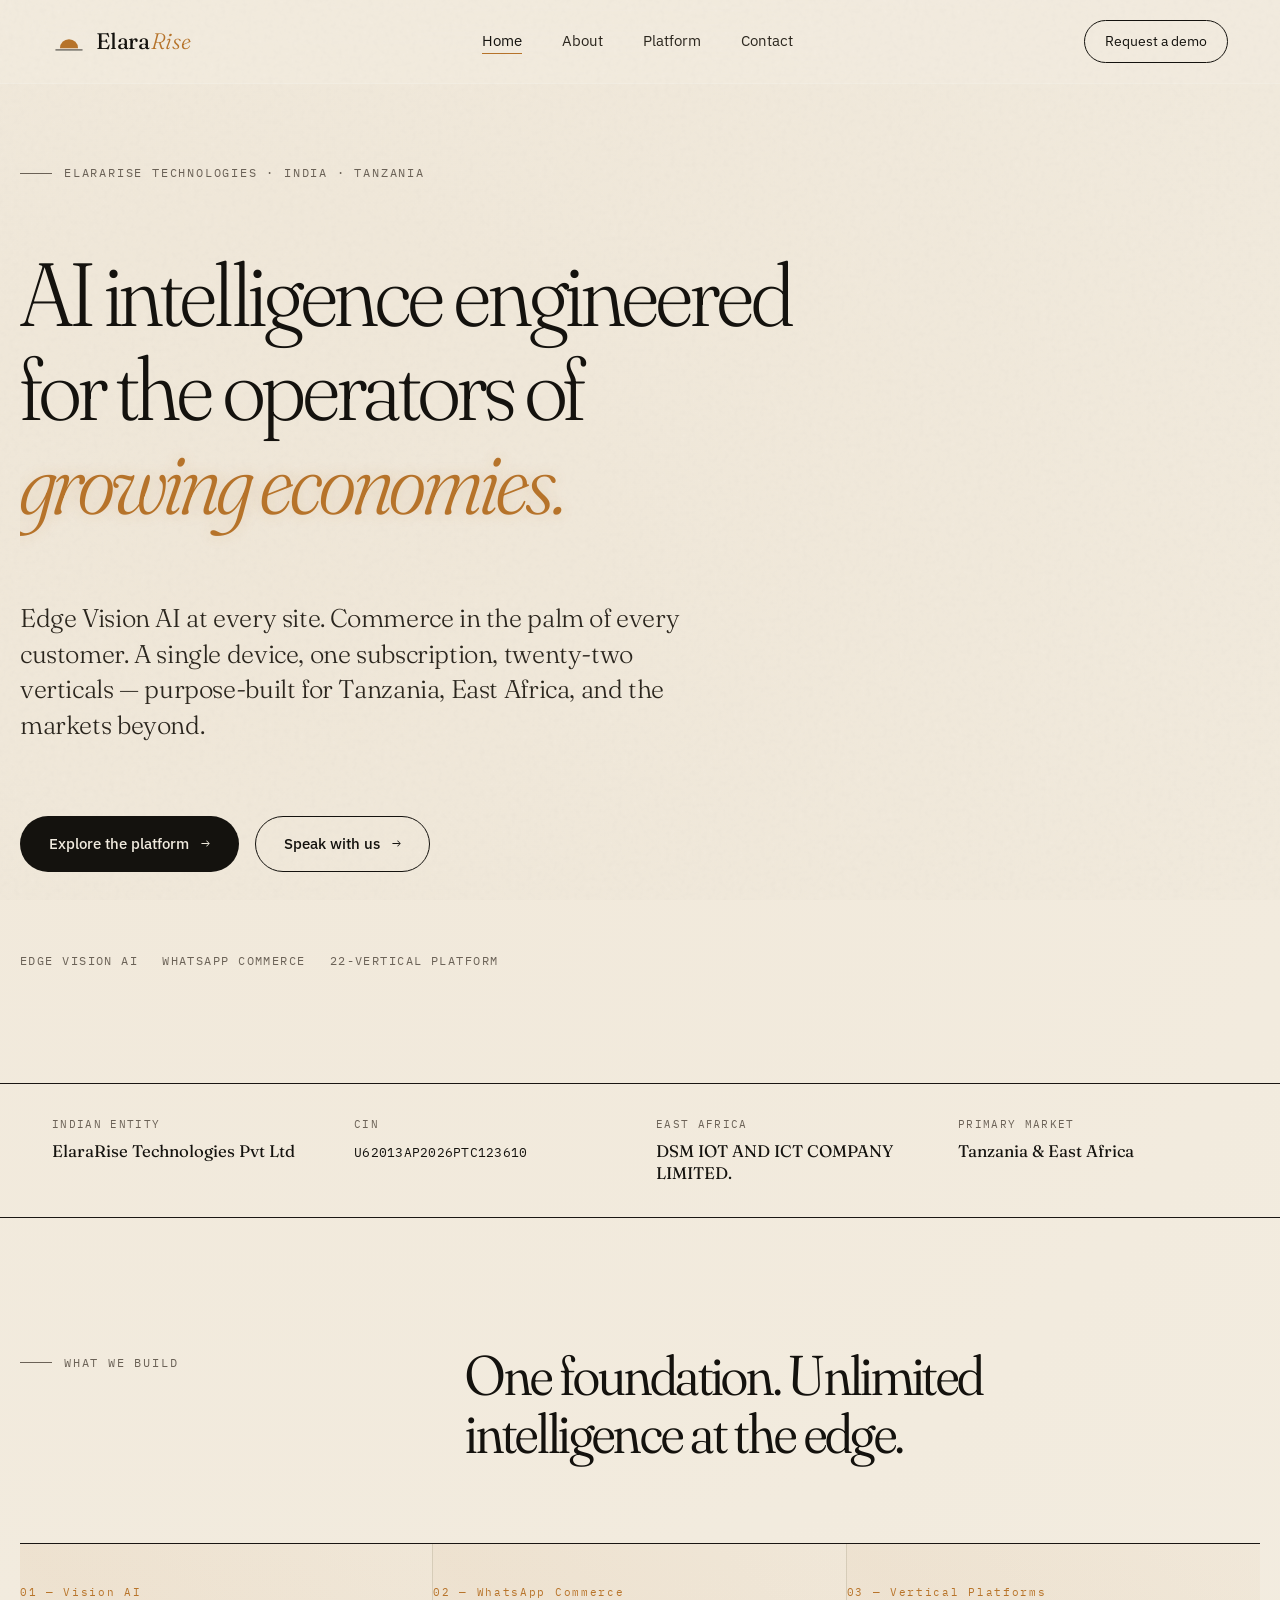
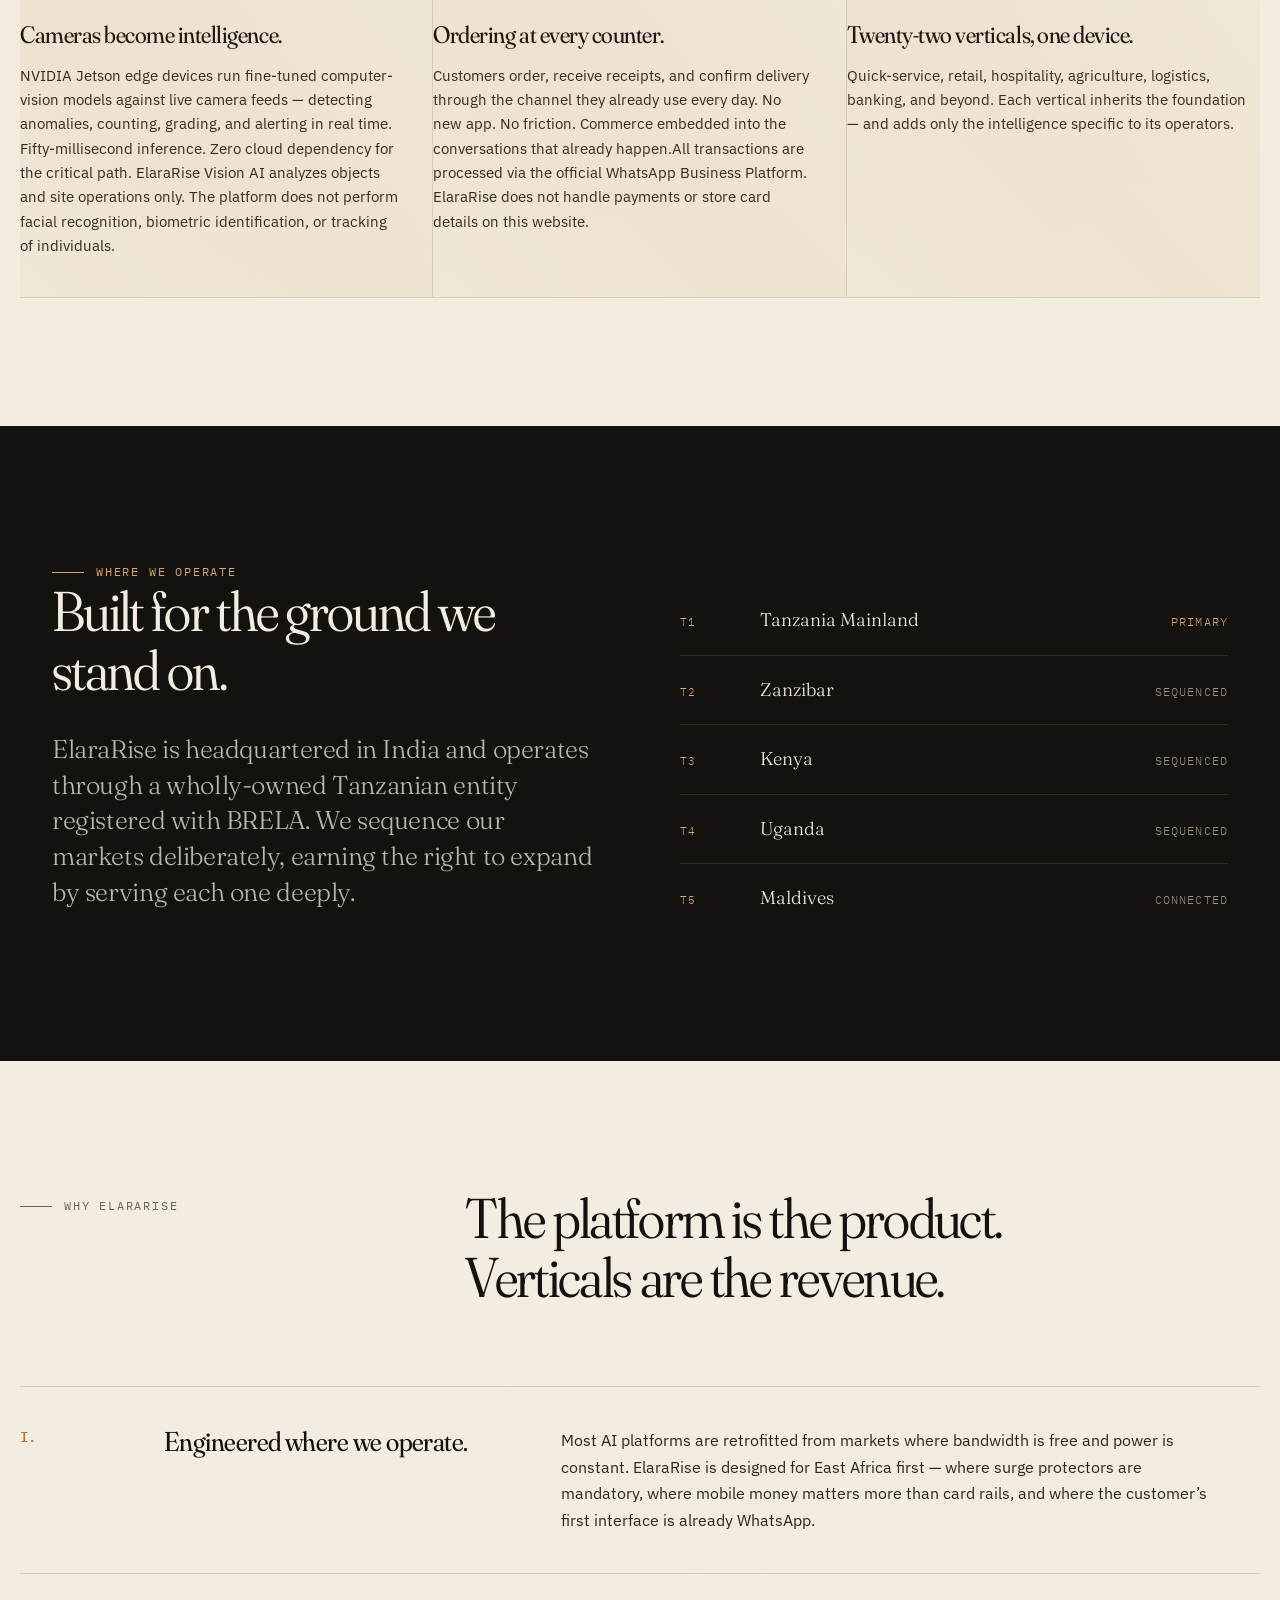
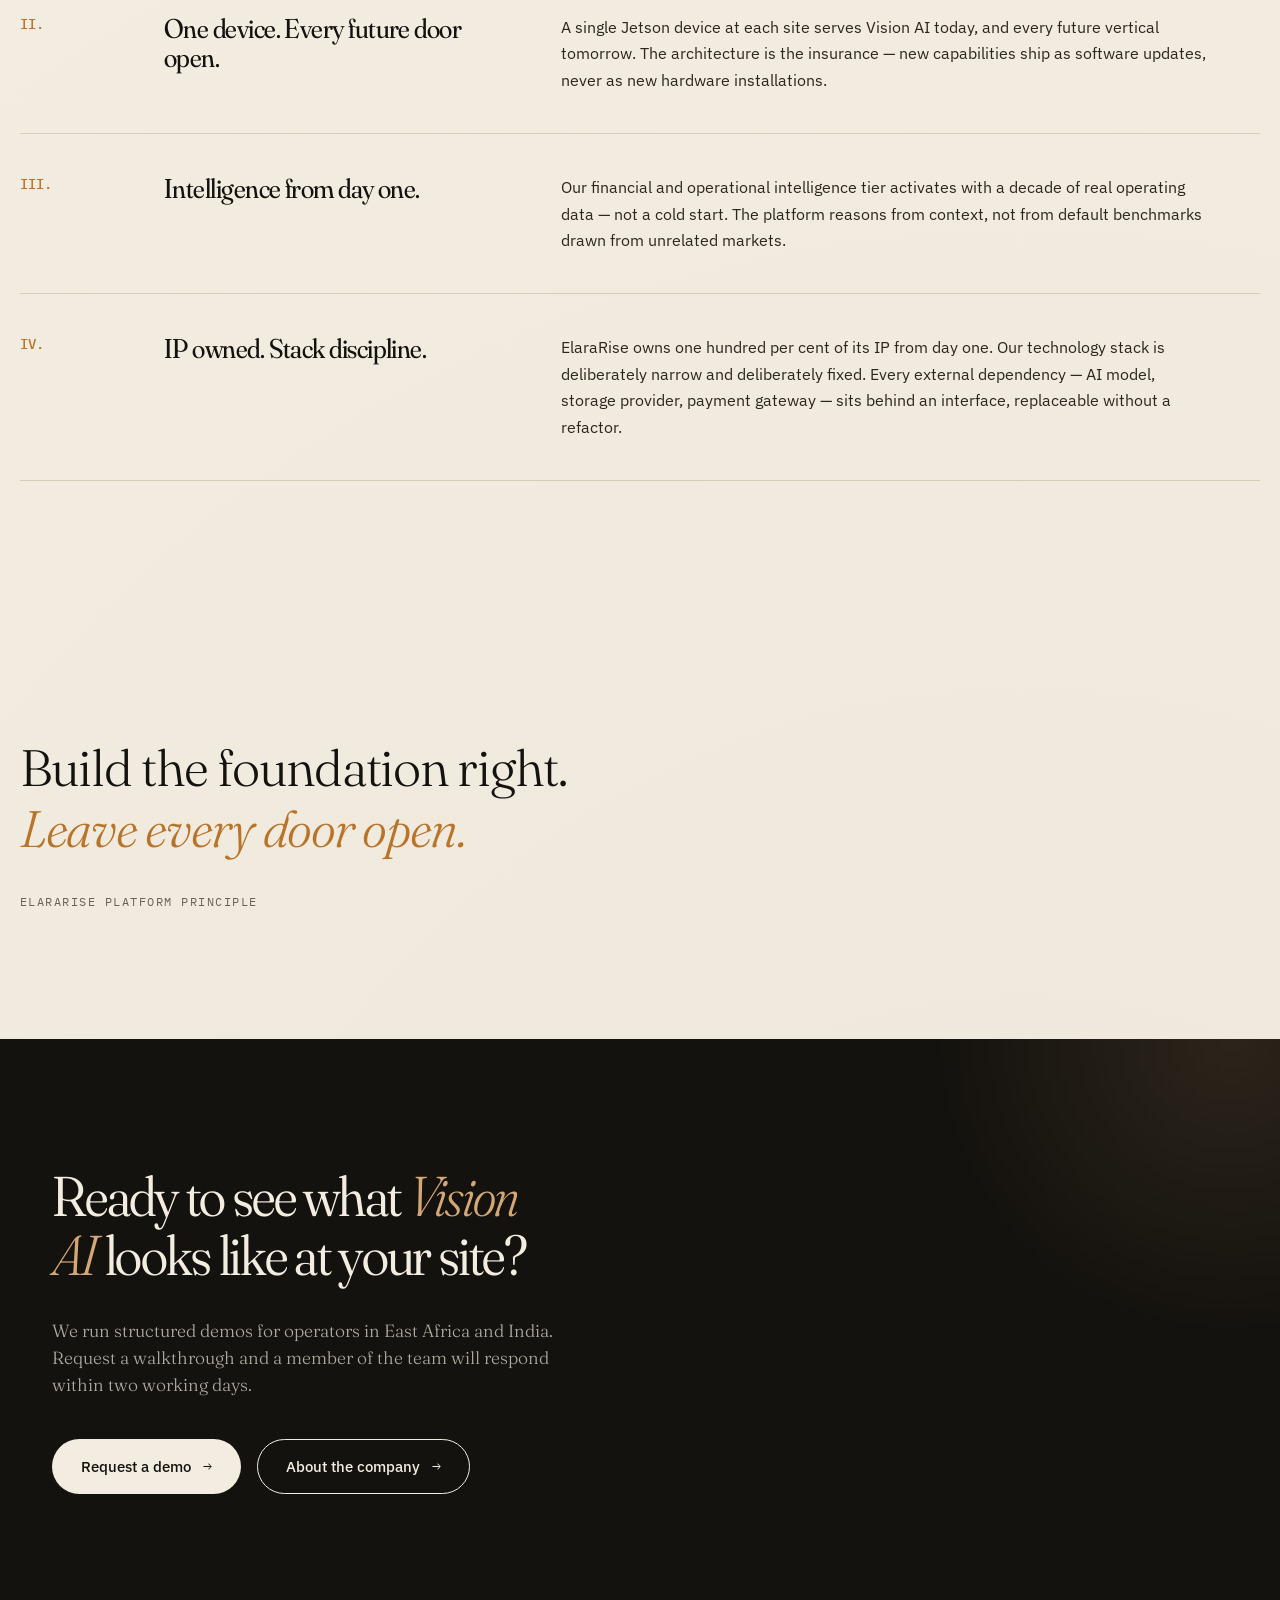
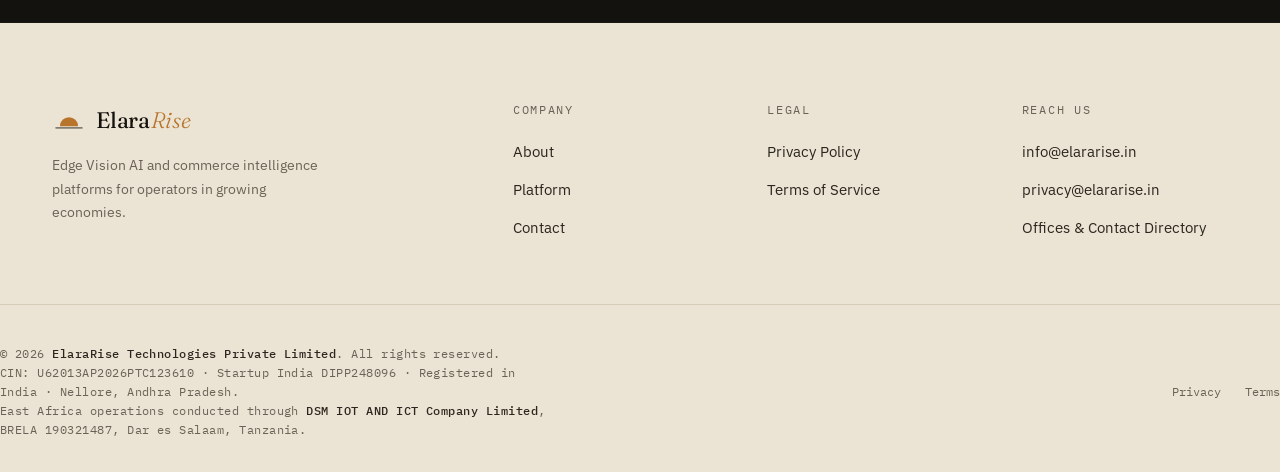
<file: Home.html>
<!DOCTYPE html>
<html lang="en">
<head>
  <meta charset="UTF-8" />
  <meta name="viewport" content="width=device-width, initial-scale=1.0" />
  <title>ElaraRise Technologies — Vision AI and Commerce Intelligence for Growing Economies</title>
  <meta name="description" content="ElaraRise Technologies Private Limited builds edge Vision AI, WhatsApp Commerce, and vertical intelligence platforms for operators in Tanzania, East Africa, and emerging markets. Headquartered in Nellore, India with operations in Dar es Salaam, Tanzania." />
  <meta name="keywords" content="Vision AI, edge AI, WhatsApp Commerce, NVIDIA Jetson, Azure AI, East Africa, Tanzania, India, retail intelligence, QSR, hospitality AI" />
  <meta name="author" content="ElaraRise Technologies Private Limited" />

  <!-- Open Graph -->
  <meta property="og:title" content="ElaraRise Technologies" />
  <meta property="og:description" content="AI intelligence engineered for the operators of growing economies." />
  <meta property="og:type" content="website" />
  <meta property="og:url" content="https://www.elararise.in/" />
  <meta property="og:site_name" content="ElaraRise Technologies" />

  <link rel="stylesheet" href="styles.css" />
  <link rel="canonical" href="https://www.elararise.in/" />

  <link rel="icon" href="/favicon.ico" sizes="any" />
  <link rel="icon" type="image/svg+xml" href="/favicon.svg" />
  <link rel="apple-touch-icon" sizes="180x180" href="/favicon-180x180.png" />
  <meta name="theme-color" content="#F3EDE1" />
</head>
<body>

<header class="site-header">
  <nav class="nav" aria-label="Primary">
    <a href="index.html" class="logo" aria-label="ElaraRise home">
      <svg class="logo-symbol" viewBox="0 0 120 120" xmlns="http://www.w3.org/2000/svg" aria-hidden="true">
        <path d="M 28 82 A 32 32 0 0 1 92 82 Z" fill="#B8742A"/>
        <line x1="14" y1="88" x2="106" y2="88" stroke="#14120E" stroke-width="3" stroke-linecap="square"/>
      </svg>
      <span class="logo-text">Elara<span class="logo-mark">Rise</span></span>
    </a>
    <ul class="nav-links">
      <li><a href="index.html" class="active">Home</a></li>
      <li><a href="about.html">About</a></li>
      <li><a href="products.html">Platform</a></li>
      <li><a href="contact.html">Contact</a></li>
    </ul>
    <a href="contact.html" class="nav-cta">Request a demo</a>
  </nav>
</header>

<main>

  <!-- HERO -->
  <section class="hero container">
    <div class="hero-grid">
      <span class="eyebrow">ElaraRise Technologies · India · Tanzania</span>
      <h1>
        AI intelligence engineered for the operators of<br />
        <span class="emph">growing economies.</span>
      </h1>
      <p class="lead">
        Edge Vision AI at every site. Commerce in the palm of every customer.
        A single device, one subscription, twenty-two verticals &mdash; purpose-built
        for Tanzania, East Africa, and the markets beyond.
      </p>

      <div class="hero-cta">
        <a href="products.html" class="btn btn-primary">
          Explore the platform <span class="arr">&rarr;</span>
        </a>
        <a href="contact.html" class="btn btn-secondary">
          Speak with us <span class="arr">&rarr;</span>
        </a>
      </div>

      <div class="hero-meta">
        <span>Edge Vision AI</span>
        <span>WhatsApp Commerce</span>
        <span>22-Vertical Platform</span>
      </div>
    </div>
  </section>

  <!-- FACTS STRIP -->
  <section class="facts">
    <div class="container">
      <dl class="facts-grid">
        <div class="fact">
          <dt>Indian Entity</dt>
          <dd>ElaraRise Technologies Pvt Ltd</dd>
        </div>
        <div class="fact">
          <dt>CIN</dt>
          <dd><span class="mono">U62013AP2026PTC123610</span></dd>
        </div>
        <div class="fact">
          <dt>East Africa</dt>
          <dd>DSM IOT AND ICT COMPANY LIMITED.</dd>
        </div>
        <div class="fact">
          <dt>Primary Market</dt>
          <dd>Tanzania &amp; East Africa</dd>
        </div>
      </dl>
    </div>
  </section>

  <!-- CAPABILITIES -->
  <section class="section container">
    <div class="section-head">
      <span class="eyebrow">What we build</span>
      <h2>One foundation. Unlimited intelligence at the edge.</h2>
    </div>

    <div class="capabilities">
      <article class="capability">
        <span class="num">01 &mdash; Vision AI</span>
        <h3>Cameras become intelligence.</h3>
        <p>
          NVIDIA Jetson edge devices run fine-tuned computer-vision models against live
          camera feeds &mdash; detecting anomalies, counting, grading, and alerting in
          real time. Fifty-millisecond inference. Zero cloud dependency for the critical path.
          ElaraRise Vision AI analyzes objects and site operations only. 
          The platform does not perform facial recognition, biometric identification, or tracking of individuals.
        </p>
      </article>

      <article class="capability">
        <span class="num">02 &mdash; WhatsApp Commerce</span>
        <h3>Ordering at every counter.</h3>
        <p>
          Customers order, receive receipts, and confirm delivery through the channel they
          already use every day. No new app. No friction. Commerce embedded into the
          conversations that already happen.All transactions are processed via the official WhatsApp Business Platform. 
          ElaraRise does not handle payments or store card details on this website.
        </p>
      </article>

      <article class="capability">
        <span class="num">03 &mdash; Vertical Platforms</span>
        <h3>Twenty-two verticals, one device.</h3>
        <p>
          Quick-service, retail, hospitality, agriculture, logistics, banking, and
          beyond. Each vertical inherits the foundation &mdash; and adds only the
          intelligence specific to its operators.
        </p>
      </article>
    </div>
  </section>

  <!-- MARKETS -->
  <section class="markets">
    <div class="container">
      <div class="markets-grid">
        <div>
          <span class="eyebrow">Where we operate</span>
          <h2>Built for the ground we stand on.</h2>
          <p class="lead" style="color: rgba(243, 237, 225, 0.75); margin-top: 2rem;">
            ElaraRise is headquartered in India and operates through a wholly-owned
            Tanzanian entity registered with BRELA. We sequence our markets deliberately,
            earning the right to expand by serving each one deeply.
          </p>
        </div>

        <ul class="markets-list">
          <li>
            <span class="idx">T1</span>
            <span class="country">Tanzania Mainland</span>
            <span class="status active">Primary</span>
          </li>
          <li>
            <span class="idx">T2</span>
            <span class="country">Zanzibar</span>
            <span class="status">Sequenced</span>
          </li>
          <li>
            <span class="idx">T3</span>
            <span class="country">Kenya</span>
            <span class="status">Sequenced</span>
          </li>
          <li>
            <span class="idx">T4</span>
            <span class="country">Uganda</span>
            <span class="status">Sequenced</span>
          </li>
          <li>
            <span class="idx">T5</span>
            <span class="country">Maldives</span>
            <span class="status">Connected</span>
          </li>
        </ul>
      </div>
    </div>
  </section>

  <!-- APPROACH -->
  <section class="section container">
    <div class="section-head">
      <span class="eyebrow">Why ElaraRise</span>
      <h2>The platform is the product. Verticals are the revenue.</h2>
    </div>

    <div class="approach-list">
      <div class="approach-item">
        <span class="num">I.</span>
        <h3>Engineered where we operate.</h3>
        <p>
          Most AI platforms are retrofitted from markets where bandwidth is free and
          power is constant. ElaraRise is designed for East Africa first &mdash; where
          surge protectors are mandatory, where mobile money matters more than
          card rails, and where the customer&rsquo;s first interface is already WhatsApp.
        </p>
      </div>

      <div class="approach-item">
        <span class="num">II.</span>
        <h3>One device. Every future door open.</h3>
        <p>
          A single Jetson device at each site serves Vision AI today, and every
          future vertical tomorrow. The architecture is the insurance &mdash; new
          capabilities ship as software updates, never as new hardware installations.
        </p>
      </div>

      <div class="approach-item">
        <span class="num">III.</span>
        <h3>Intelligence from day one.</h3>
        <p>
          Our financial and operational intelligence tier activates with a decade of
          real operating data &mdash; not a cold start. The platform reasons from
          context, not from default benchmarks drawn from unrelated markets.
        </p>
      </div>

      <div class="approach-item">
        <span class="num">IV.</span>
        <h3>IP owned. Stack discipline.</h3>
        <p>
          ElaraRise owns one hundred per cent of its IP from day one. Our technology
          stack is deliberately narrow and deliberately fixed. Every external
          dependency &mdash; AI model, storage provider, payment gateway &mdash;
          sits behind an interface, replaceable without a refactor.
        </p>
      </div>
    </div>
  </section>

  <!-- PULL QUOTE -->
  <section class="pullquote container">
    <blockquote>
      Build the foundation right.<br />
      <em>Leave every door open.</em>
    </blockquote>
    <cite>ElaraRise Platform Principle</cite>
  </section>

  <!-- CTA -->
  <section class="cta-banner">
    <div class="container">
      <h2>Ready to see what <em>Vision AI</em> looks like at your site?</h2>
      <p>
        We run structured demos for operators in East Africa and India. Request a
        walkthrough and a member of the team will respond within two working days.
      </p>
      <div style="display: flex; gap: 1rem; flex-wrap: wrap;">
        <a href="contact.html" class="btn btn-primary">Request a demo <span class="arr">&rarr;</span></a>
        <a href="about.html" class="btn btn-secondary">About the company <span class="arr">&rarr;</span></a>
      </div>
    </div>
  </section>

</main>

<!-- FOOTER -->
<footer class="site-footer">
  <div class="container">
    <div class="footer-grid">
      <div class="footer-brand">
        <a href="index.html" class="logo" aria-label="ElaraRise home">
          <svg class="logo-symbol" viewBox="0 0 120 120" xmlns="http://www.w3.org/2000/svg" aria-hidden="true">
            <path d="M 28 82 A 32 32 0 0 1 92 82 Z" fill="#B8742A"/>
            <line x1="14" y1="88" x2="106" y2="88" stroke="#14120E" stroke-width="3" stroke-linecap="square"/>
          </svg>
          <span class="logo-text">Elara<span class="logo-mark">Rise</span></span>
        </a>
        <p class="mt-s">
          Edge Vision AI and commerce intelligence platforms for operators in
          growing economies.
        </p>
      </div>

      <div class="footer-col">
        <h4>Company</h4>
        <ul>
          <li><a href="about.html">About</a></li>
          <li><a href="products.html">Platform</a></li>
          <li><a href="contact.html">Contact</a></li>
        </ul>
      </div>

      <div class="footer-col">
        <h4>Legal</h4>
        <ul>
          <li><a href="privacy.html">Privacy Policy</a></li>
          <li><a href="terms.html">Terms of Service</a></li>
        </ul>
      </div>

      <div class="footer-col">
  <h4>Reach us</h4>

  <ul>
    <li>
      <a href="mailto:info@elararise.in">
        info@elararise.in
      </a>
    </li>

    <li>
      <a href="mailto:privacy@elararise.in">
        privacy@elararise.in
      </a>
    </li>

    <li>
      <a href="contact.html">
        Offices & Contact Directory
      </a>
    </li>
  </ul>
</div>
      </div>
    </div>

    <div class="footer-legal">
      <p class="footer-legal-text">
        &copy; 2026 <strong>ElaraRise Technologies Private Limited</strong>. All rights reserved.<br />
        CIN: U62013AP2026PTC123610 &middot; Startup India DIPP248096 &middot; Registered in India &middot; Nellore, Andhra Pradesh.<br />
        East Africa operations conducted through <strong>DSM IOT AND ICT Company Limited</strong>, BRELA 190321487, Dar es Salaam, Tanzania.
      </p>
      <div class="footer-legal-links">
        <a href="privacy.html">Privacy</a>
        <a href="terms.html">Terms</a>
      </div>
    </div>
  </div>
</footer>

<script>
  // Subtle reveal on scroll
  const obs = new IntersectionObserver(
    (entries) => {
      entries.forEach((e) => {
        if (e.isIntersecting) {
          e.target.classList.add('in');
          obs.unobserve(e.target);
        }
      });
    },
    { threshold: 0.12 }
  );
  document.querySelectorAll('.reveal').forEach((el) => obs.observe(el));
</script>

</body>
</html>
</file>
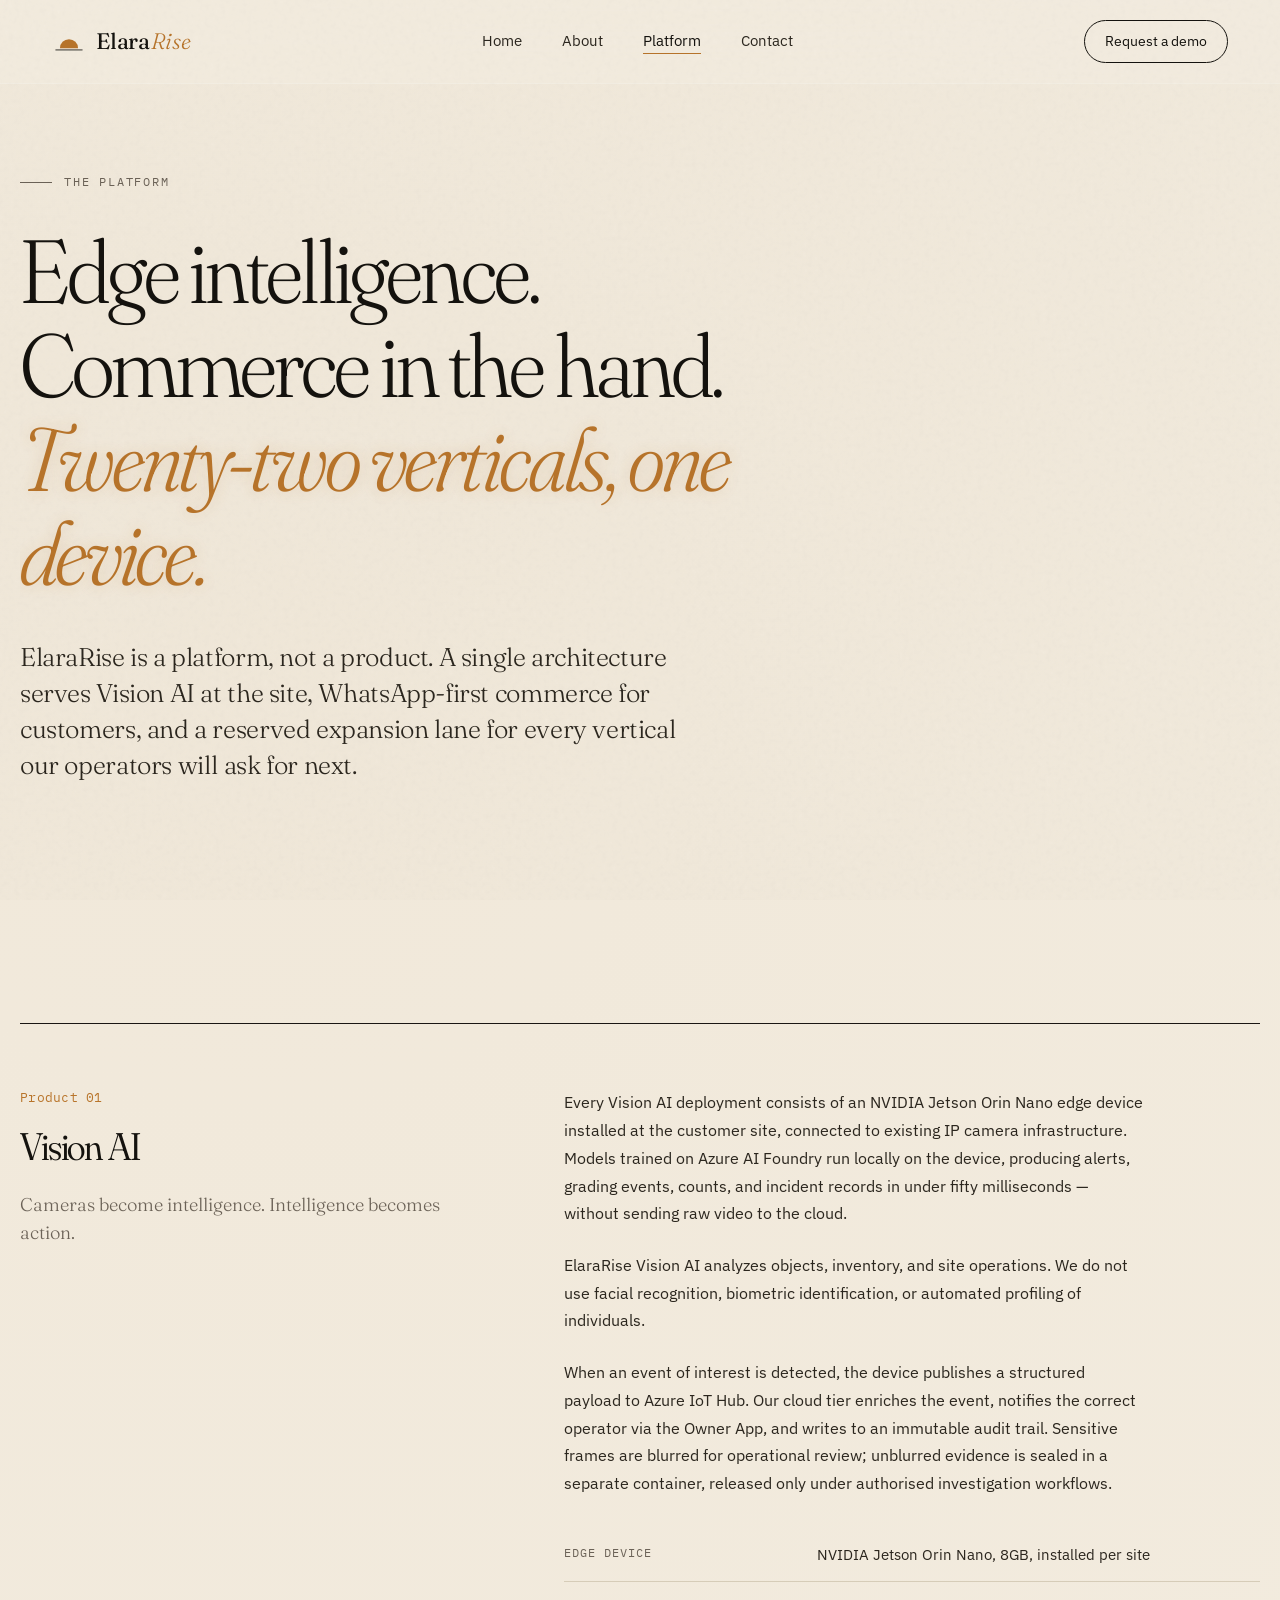
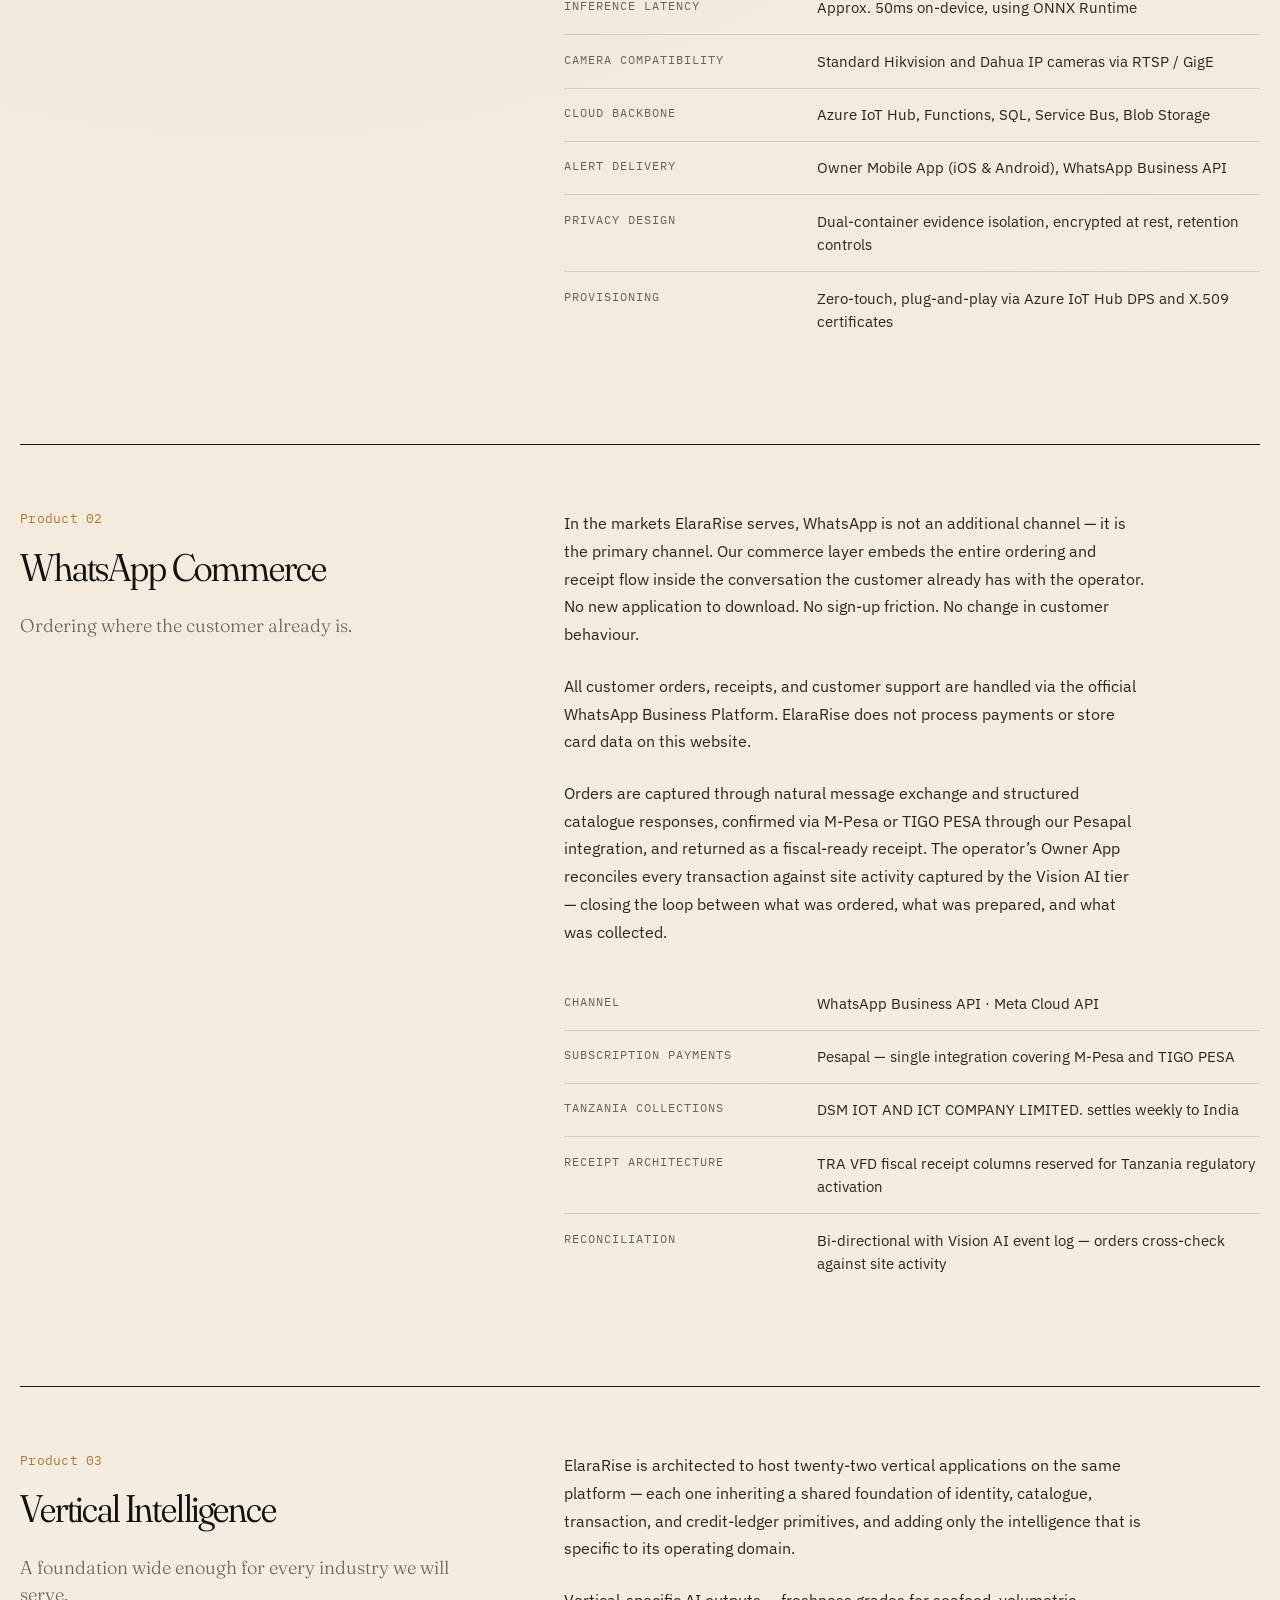
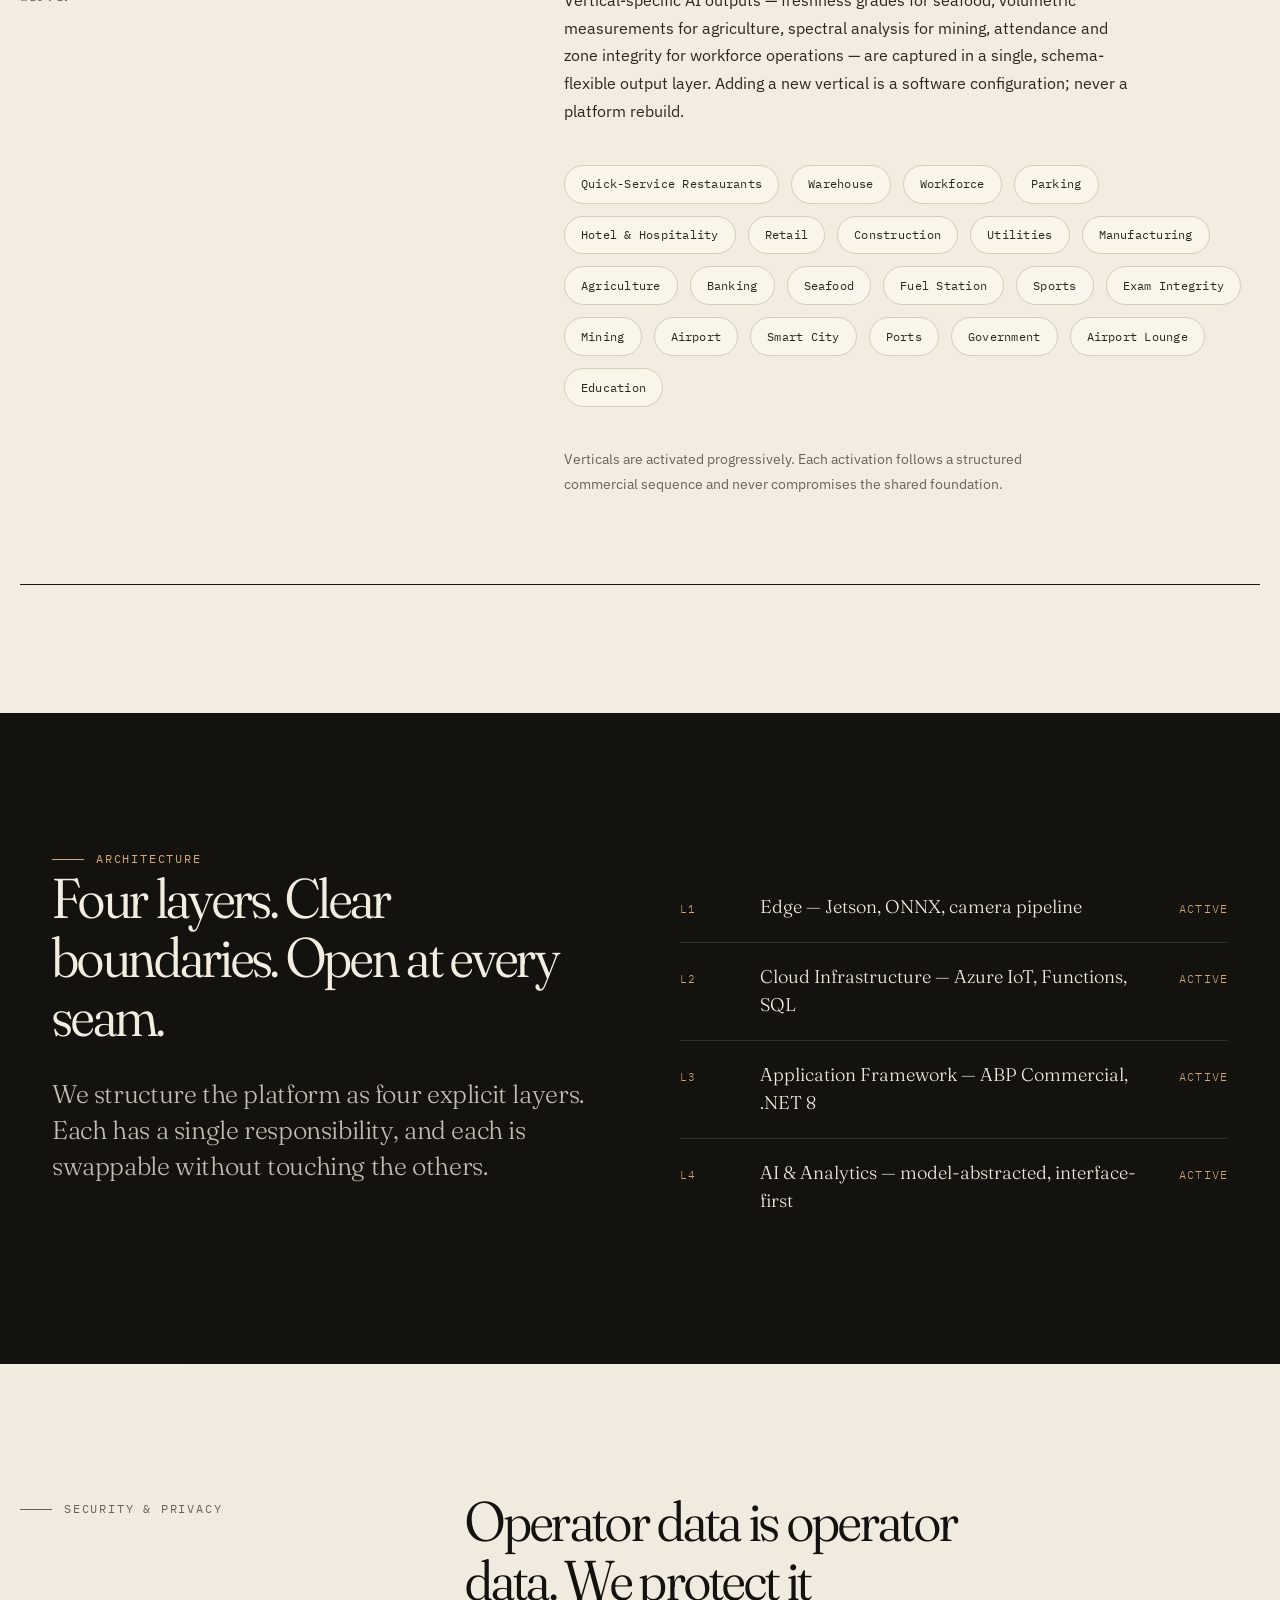
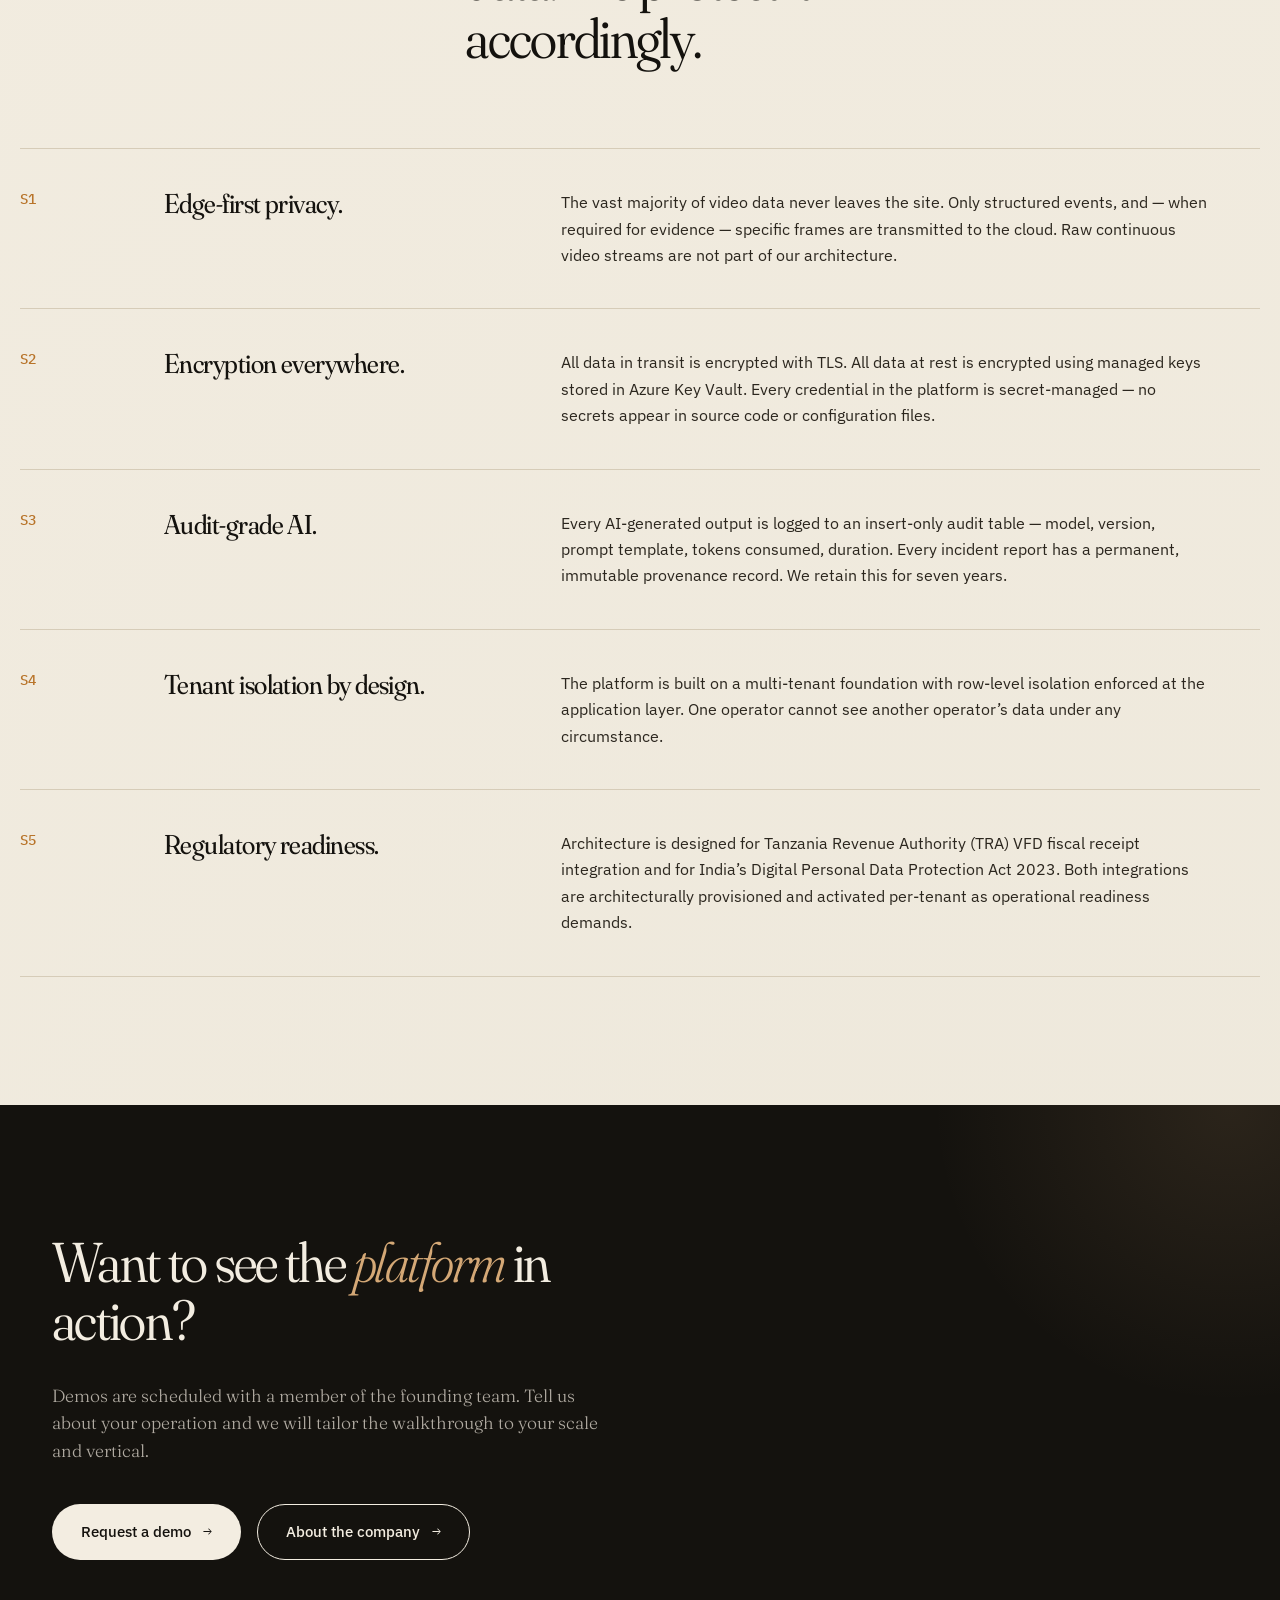
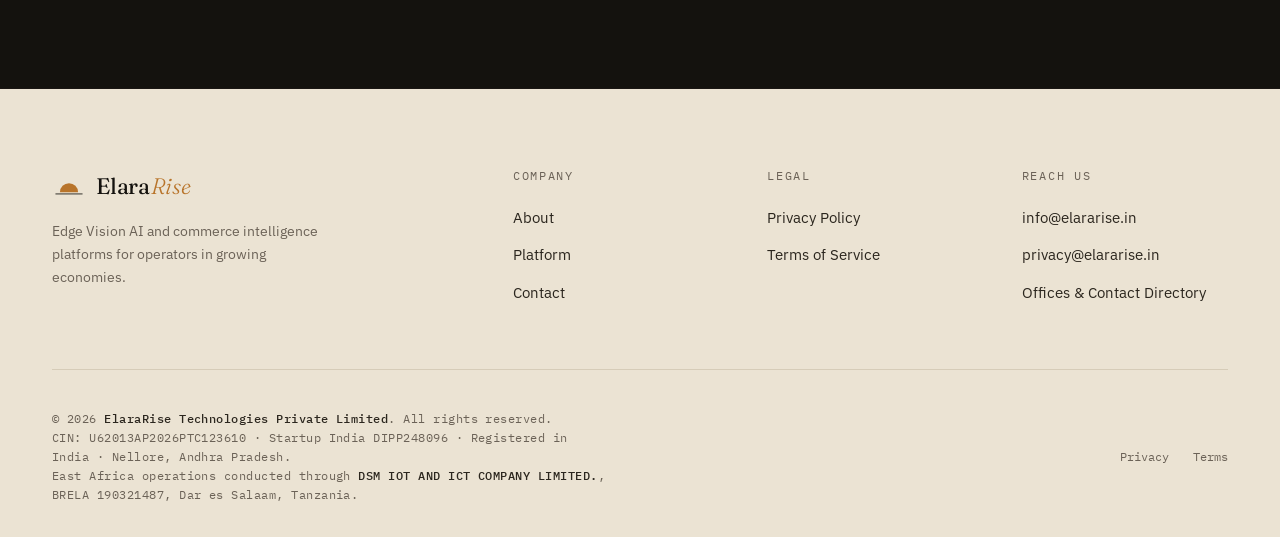
<file: platform.html>
<!DOCTYPE html>
<html lang="en">
<head>
  <meta charset="UTF-8" />
  <meta name="viewport" content="width=device-width, initial-scale=1.0" />
  <title>Platform — ElaraRise Technologies</title>
  <meta name="description" content="ElaraRise platform: Vision AI on NVIDIA Jetson edge devices, WhatsApp Commerce for customer-facing ordering, and a 22-vertical expansion architecture on Azure cloud." />
  <link rel="stylesheet" href="styles.css" />
  <link rel="canonical" href="https://www.elararise.in/products.html" />

  <link rel="icon" href="/favicon.ico" sizes="any" />
  <link rel="icon" type="image/svg+xml" href="/favicon.svg" />
  <link rel="apple-touch-icon" sizes="180x180" href="/favicon-180x180.png" />
  <meta name="theme-color" content="#F3EDE1" />
</head>
<body>

<header class="site-header">
  <nav class="nav" aria-label="Primary">
    <a href="index.html" class="logo" aria-label="ElaraRise home">
      <svg class="logo-symbol" viewBox="0 0 120 120" xmlns="http://www.w3.org/2000/svg" aria-hidden="true">
        <path d="M 28 82 A 32 32 0 0 1 92 82 Z" fill="#B8742A"/>
        <line x1="14" y1="88" x2="106" y2="88" stroke="#14120E" stroke-width="3" stroke-linecap="square"/>
      </svg>
      <span class="logo-text">Elara<span class="logo-mark">Rise</span></span>
    </a>
    <ul class="nav-links">
      <li><a href="index.html">Home</a></li>
      <li><a href="about.html">About</a></li>
      <li><a href="products.html" class="active">Platform</a></li>
      <li><a href="contact.html">Contact</a></li>
    </ul>
    <a href="contact.html" class="nav-cta">Request a demo</a>
  </nav>
</header>

<main>

  <section class="hero container">
    <span class="eyebrow">The Platform</span>
    <h1>
      Edge intelligence.<br />
      Commerce in the hand.<br />
      <span class="emph">Twenty-two verticals, one device.</span>
    </h1>
    <p class="lead">
      ElaraRise is a platform, not a product. A single architecture serves
      Vision AI at the site, WhatsApp-first commerce for customers, and a
      reserved expansion lane for every vertical our operators will ask for
      next.
    </p>
  </section>

  <!-- PRODUCT 1: VISION AI -->
  <section class="section container">
    <div class="product-block">
      <div class="product-head">
        <span class="mono">Product 01</span>
        <h3>Vision AI</h3>
        <p style="font-family: var(--serif); font-size: 1.15rem; font-weight: 300; color: var(--ink-mute); line-height: 1.5;">
          Cameras become intelligence. Intelligence becomes action.
        </p>
      </div>

      <div class="product-body">
        <p>
          Every Vision AI deployment consists of an NVIDIA Jetson Orin Nano edge
          device installed at the customer site, connected to existing IP camera
          infrastructure. Models trained on Azure AI Foundry run locally on the
          device, producing alerts, grading events, counts, and incident records
          in under fifty milliseconds &mdash; without sending raw video to the cloud.
        </p>
        <p>
           ElaraRise Vision AI analyzes objects, inventory, and site operations.
           We do not use facial recognition, biometric identification, or automated profiling of individuals.
         </p>
        <p>
          When an event of interest is detected, the device publishes a
          structured payload to Azure IoT Hub. Our cloud tier enriches the
          event, notifies the correct operator via the Owner App, and writes
          to an immutable audit trail. Sensitive frames are blurred for
          operational review; unblurred evidence is sealed in a separate
          container, released only under authorised investigation workflows.
        </p>

        <ul>
          <li>
            <span>Edge device</span>
            <span>NVIDIA Jetson Orin Nano, 8GB, installed per site</span>
          </li>
          <li>
            <span>Inference latency</span>
            <span>Approx. 50ms on-device, using ONNX Runtime</span>
          </li>
          <li>
            <span>Camera compatibility</span>
            <span>Standard Hikvision and Dahua IP cameras via RTSP / GigE</span>
          </li>
          <li>
            <span>Cloud backbone</span>
            <span>Azure IoT Hub, Functions, SQL, Service Bus, Blob Storage</span>
          </li>
          <li>
            <span>Alert delivery</span>
            <span>Owner Mobile App (iOS &amp; Android), WhatsApp Business API</span>
          </li>
          <li>
            <span>Privacy design</span>
            <span>Dual-container evidence isolation, encrypted at rest, retention controls</span>
          </li>
          <li>
            <span>Provisioning</span>
            <span>Zero-touch, plug-and-play via Azure IoT Hub DPS and X.509 certificates</span>
          </li>
        </ul>
      </div>
    </div>

    <!-- PRODUCT 2: WHATSAPP COMMERCE -->
    <div class="product-block">
      <div class="product-head">
        <span class="mono">Product 02</span>
        <h3>WhatsApp Commerce</h3>
        <p style="font-family: var(--serif); font-size: 1.15rem; font-weight: 300; color: var(--ink-mute); line-height: 1.5;">
          Ordering where the customer already is.
        </p>
      </div>

      <div class="product-body">
        <p>
          In the markets ElaraRise serves, WhatsApp is not an additional
          channel &mdash; it is the primary channel. Our commerce layer embeds
          the entire ordering and receipt flow inside the conversation the
          customer already has with the operator. No new application to
          download. No sign-up friction. No change in customer behaviour.
        </p>
         <p>
            All customer orders, receipts, and customer support are handled via the official WhatsApp Business Platform.
            ElaraRise does not process payments or store card data on this website.
         </p>
        <p>
          Orders are captured through natural message exchange and structured
          catalogue responses, confirmed via M-Pesa or TIGO PESA through our
          Pesapal integration, and returned as a fiscal-ready receipt. The
          operator&rsquo;s Owner App reconciles every transaction against site
          activity captured by the Vision AI tier &mdash; closing the loop
          between what was ordered, what was prepared, and what was collected.
        </p>

        <ul>
          <li>
            <span>Channel</span>
            <span>WhatsApp Business API &middot; Meta Cloud API</span>
          </li>
          <li>
            <span>Subscription payments</span>
            <span>Pesapal &mdash; single integration covering M-Pesa and TIGO PESA</span>
          </li>
          <li>
            <span>Tanzania collections</span>
            <span>DSM IOT AND ICT COMPANY LIMITED. settles weekly to India</span>
          </li>
          <li>
            <span>Receipt architecture</span>
            <span>TRA VFD fiscal receipt columns reserved for Tanzania regulatory activation</span>
          </li>
          <li>
            <span>Reconciliation</span>
            <span>Bi-directional with Vision AI event log &mdash; orders cross-check against site activity</span>
          </li>
        </ul>
      </div>
    </div>

    <!-- PRODUCT 3: VERTICAL PLATFORMS -->
    <div class="product-block">
      <div class="product-head">
        <span class="mono">Product 03</span>
        <h3>Vertical Intelligence</h3>
        <p style="font-family: var(--serif); font-size: 1.15rem; font-weight: 300; color: var(--ink-mute); line-height: 1.5;">
          A foundation wide enough for every industry we will serve.
        </p>
      </div>

      <div class="product-body">
        <p>
          ElaraRise is architected to host twenty-two vertical applications on
          the same platform &mdash; each one inheriting a shared foundation of
          identity, catalogue, transaction, and credit-ledger primitives, and
          adding only the intelligence that is specific to its operating domain.
        </p>
        <p>
          Vertical-specific AI outputs &mdash; freshness grades for seafood,
          volumetric measurements for agriculture, spectral analysis for
          mining, attendance and zone integrity for workforce operations
          &mdash; are captured in a single, schema-flexible output layer.
          Adding a new vertical is a software configuration; never a platform
          rebuild.
        </p>

        <div class="verticals">
          <span class="vertical-tag">Quick-Service Restaurants</span>
          <span class="vertical-tag">Warehouse</span>
          <span class="vertical-tag">Workforce</span>
          <span class="vertical-tag">Parking</span>
          <span class="vertical-tag">Hotel &amp; Hospitality</span>
          <span class="vertical-tag">Retail</span>
          <span class="vertical-tag">Construction</span>
          <span class="vertical-tag">Utilities</span>
          <span class="vertical-tag">Manufacturing</span>
          <span class="vertical-tag">Agriculture</span>
          <span class="vertical-tag">Banking</span>
          <span class="vertical-tag">Seafood</span>
          <span class="vertical-tag">Fuel Station</span>
          <span class="vertical-tag">Sports</span>
          <span class="vertical-tag">Exam Integrity</span>
          <span class="vertical-tag">Mining</span>
          <span class="vertical-tag">Airport</span>
          <span class="vertical-tag">Smart City</span>
          <span class="vertical-tag">Ports</span>
          <span class="vertical-tag">Government</span>
          <span class="vertical-tag">Airport Lounge</span>
          <span class="vertical-tag">Education</span>
        </div>

        <p style="font-size: 0.9rem; color: var(--ink-mute); margin-top: 2rem;">
          Verticals are activated progressively. Each activation follows a
          structured commercial sequence and never compromises the shared
          foundation.
        </p>
      </div>
    </div>
  </section>

  <!-- ARCHITECTURE -->
  <section class="markets">
    <div class="container">
      <div class="markets-grid">
        <div>
          <span class="eyebrow">Architecture</span>
          <h2>Four layers. Clear boundaries. Open at every seam.</h2>
          <p class="lead" style="color: rgba(243, 237, 225, 0.78); margin-top: 2rem;">
            We structure the platform as four explicit layers. Each has a single
            responsibility, and each is swappable without touching the others.
          </p>
        </div>

        <ul class="markets-list">
          <li>
            <span class="idx">L1</span>
            <span class="country">Edge &mdash; Jetson, ONNX, camera pipeline</span>
            <span class="status active">Active</span>
          </li>
          <li>
            <span class="idx">L2</span>
            <span class="country">Cloud Infrastructure &mdash; Azure IoT, Functions, SQL</span>
            <span class="status active">Active</span>
          </li>
          <li>
            <span class="idx">L3</span>
            <span class="country">Application Framework &mdash; ABP Commercial, .NET 8</span>
            <span class="status active">Active</span>
          </li>
          <li>
            <span class="idx">L4</span>
            <span class="country">AI &amp; Analytics &mdash; model-abstracted, interface-first</span>
            <span class="status active">Active</span>
          </li>
        </ul>
      </div>
    </div>
  </section>

  <!-- SECURITY & COMPLIANCE -->
  <section class="section container">
    <div class="section-head">
      <span class="eyebrow">Security &amp; Privacy</span>
      <h2>Operator data is operator data. We protect it accordingly.</h2>
    </div>

    <div class="approach-list">
      <div class="approach-item">
        <span class="num">S1</span>
        <h3>Edge-first privacy.</h3>
        <p>
          The vast majority of video data never leaves the site. Only structured
          events, and &mdash; when required for evidence &mdash; specific frames
          are transmitted to the cloud. Raw continuous video streams are not
          part of our architecture.
        </p>
      </div>

      <div class="approach-item">
        <span class="num">S2</span>
        <h3>Encryption everywhere.</h3>
        <p>
          All data in transit is encrypted with TLS. All data at rest is
          encrypted using managed keys stored in Azure Key Vault. Every
          credential in the platform is secret-managed &mdash; no secrets appear
          in source code or configuration files.
        </p>
      </div>

      <div class="approach-item">
        <span class="num">S3</span>
        <h3>Audit-grade AI.</h3>
        <p>
          Every AI-generated output is logged to an insert-only audit table &mdash;
          model, version, prompt template, tokens consumed, duration.
          Every incident report has a permanent, immutable provenance record.
          We retain this for seven years.
        </p>
      </div>

      <div class="approach-item">
        <span class="num">S4</span>
        <h3>Tenant isolation by design.</h3>
        <p>
          The platform is built on a multi-tenant foundation with row-level
          isolation enforced at the application layer. One operator cannot
          see another operator&rsquo;s data under any circumstance.
        </p>
      </div>

      <div class="approach-item">
        <span class="num">S5</span>
        <h3>Regulatory readiness.</h3>
        <p>
          Architecture is designed for Tanzania Revenue Authority (TRA) VFD
          fiscal receipt integration and for India&rsquo;s Digital Personal Data
          Protection Act 2023. Both integrations are architecturally
          provisioned and activated per-tenant as operational readiness demands.
        </p>
      </div>
    </div>
  </section>

  <!-- CTA -->
  <section class="cta-banner">
    <div class="container">
      <h2>Want to see the <em>platform</em> in action?</h2>
      <p>
        Demos are scheduled with a member of the founding team. Tell us about
        your operation and we will tailor the walkthrough to your scale and
        vertical.
      </p>
      <div style="display: flex; gap: 1rem; flex-wrap: wrap;">
        <a href="contact.html" class="btn btn-primary">Request a demo <span class="arr">&rarr;</span></a>
        <a href="about.html" class="btn btn-secondary">About the company <span class="arr">&rarr;</span></a>
      </div>
    </div>
  </section>

</main>

<footer class="site-footer">
  <div class="container">
    <div class="footer-grid">
      <div class="footer-brand">
        <a href="index.html" class="logo" aria-label="ElaraRise home">
          <svg class="logo-symbol" viewBox="0 0 120 120" xmlns="http://www.w3.org/2000/svg" aria-hidden="true">
            <path d="M 28 82 A 32 32 0 0 1 92 82 Z" fill="#B8742A"/>
            <line x1="14" y1="88" x2="106" y2="88" stroke="#14120E" stroke-width="3" stroke-linecap="square"/>
          </svg>
          <span class="logo-text">Elara<span class="logo-mark">Rise</span></span>
        </a>
        <p class="mt-s">
          Edge Vision AI and commerce intelligence platforms for operators in
          growing economies.
        </p>
      </div>

      <div class="footer-col">
        <h4>Company</h4>
        <ul>
          <li><a href="about.html">About</a></li>
          <li><a href="products.html">Platform</a></li>
          <li><a href="contact.html">Contact</a></li>
        </ul>
      </div>

      <div class="footer-col">
        <h4>Legal</h4>
        <ul>
          <li><a href="privacy.html">Privacy Policy</a></li>
          <li><a href="terms.html">Terms of Service</a></li>
        </ul>
      </div>

      <div class="footer-col">
  <h4>Reach us</h4>

  <ul>
    <li>
      <a href="mailto:info@elararise.in">
        info@elararise.in
      </a>
    </li>

    <li>
      <a href="mailto:privacy@elararise.in">
        privacy@elararise.in
      </a>
    </li>

    <li>
      <a href="contact.html">
        Offices & Contact Directory
      </a>
    </li>
  </ul>
</div>
    </div>

    <div class="footer-legal">
      <p class="footer-legal-text">
        &copy; 2026 <strong>ElaraRise Technologies Private Limited</strong>. All rights reserved.<br />
        CIN: U62013AP2026PTC123610 &middot; Startup India DIPP248096 &middot; Registered in India &middot; Nellore, Andhra Pradesh.<br />
        East Africa operations conducted through <strong>DSM IOT AND ICT COMPANY LIMITED.</strong>, BRELA 190321487, Dar es Salaam, Tanzania.
      </p>
      <div class="footer-legal-links">
        <a href="privacy.html">Privacy</a>
        <a href="terms.html">Terms</a>
      </div>
    </div>
  </div>
</footer>

</body>
</html>
</file>
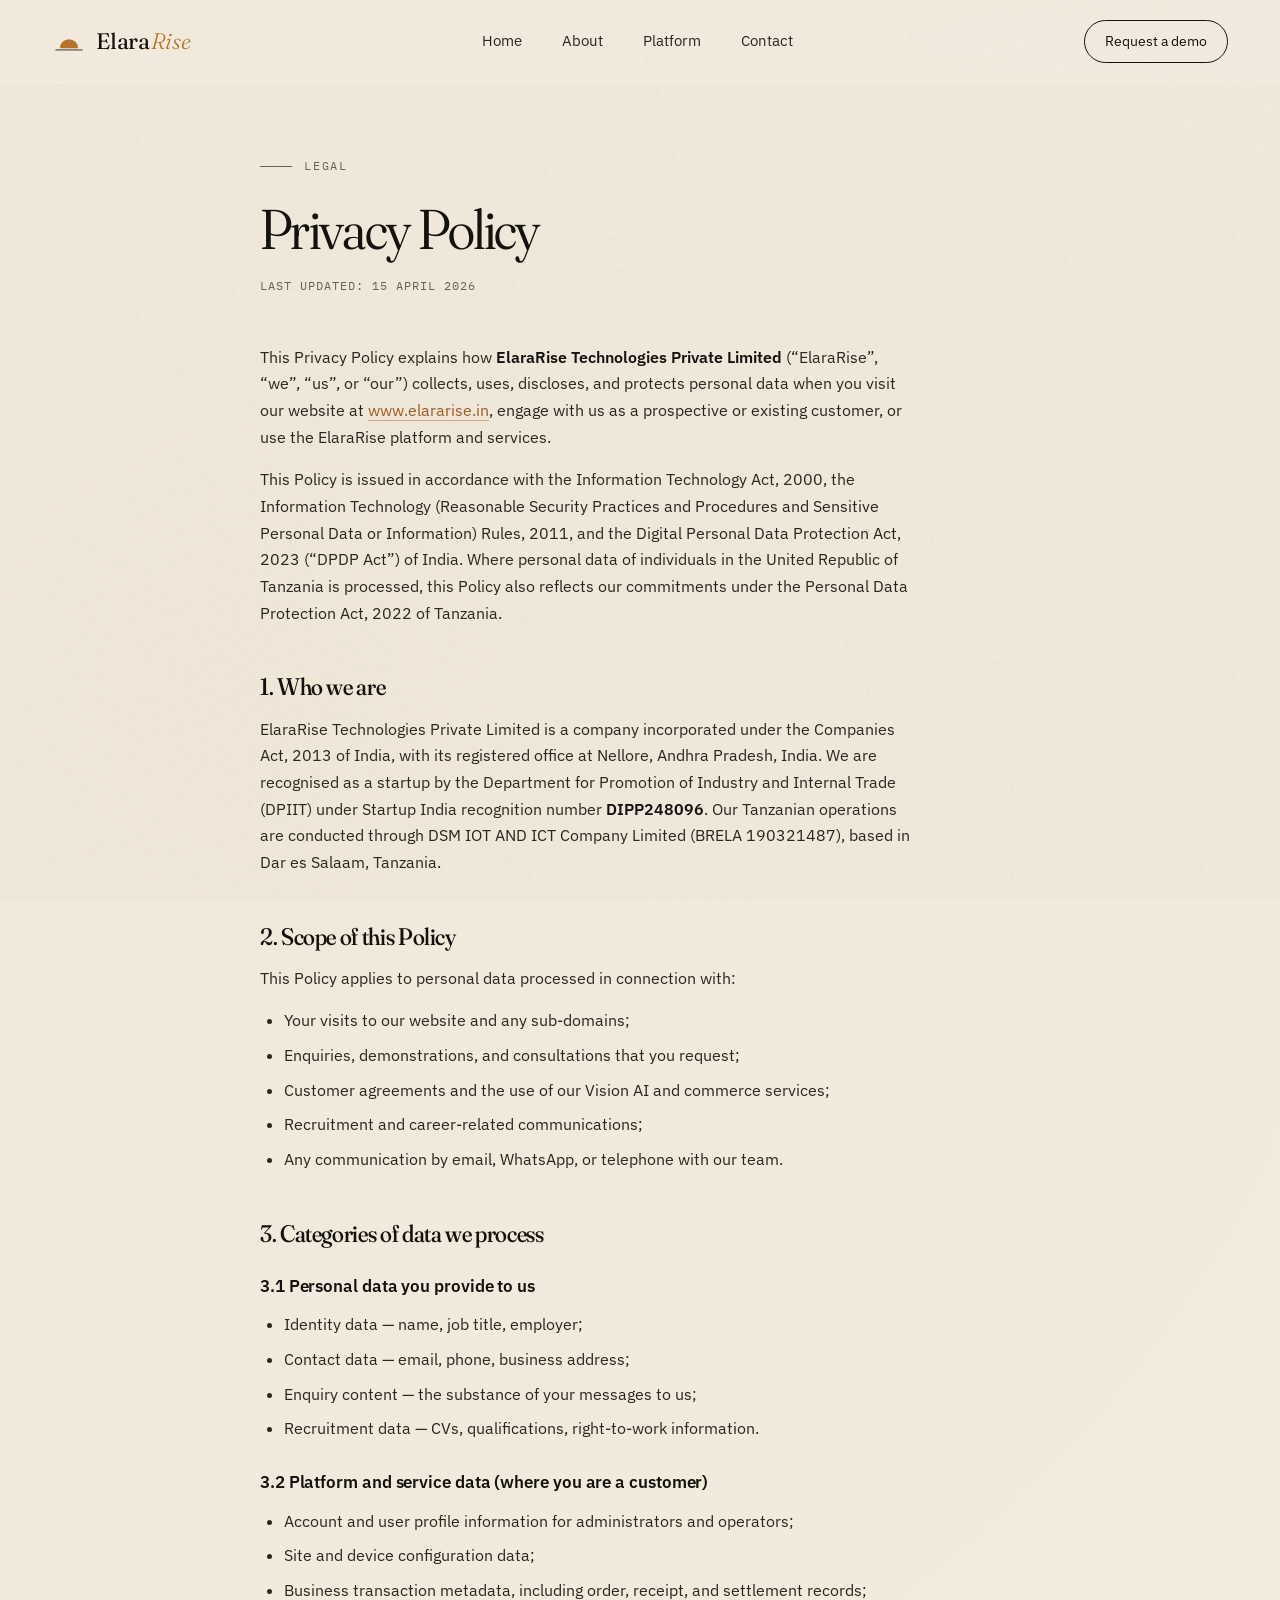
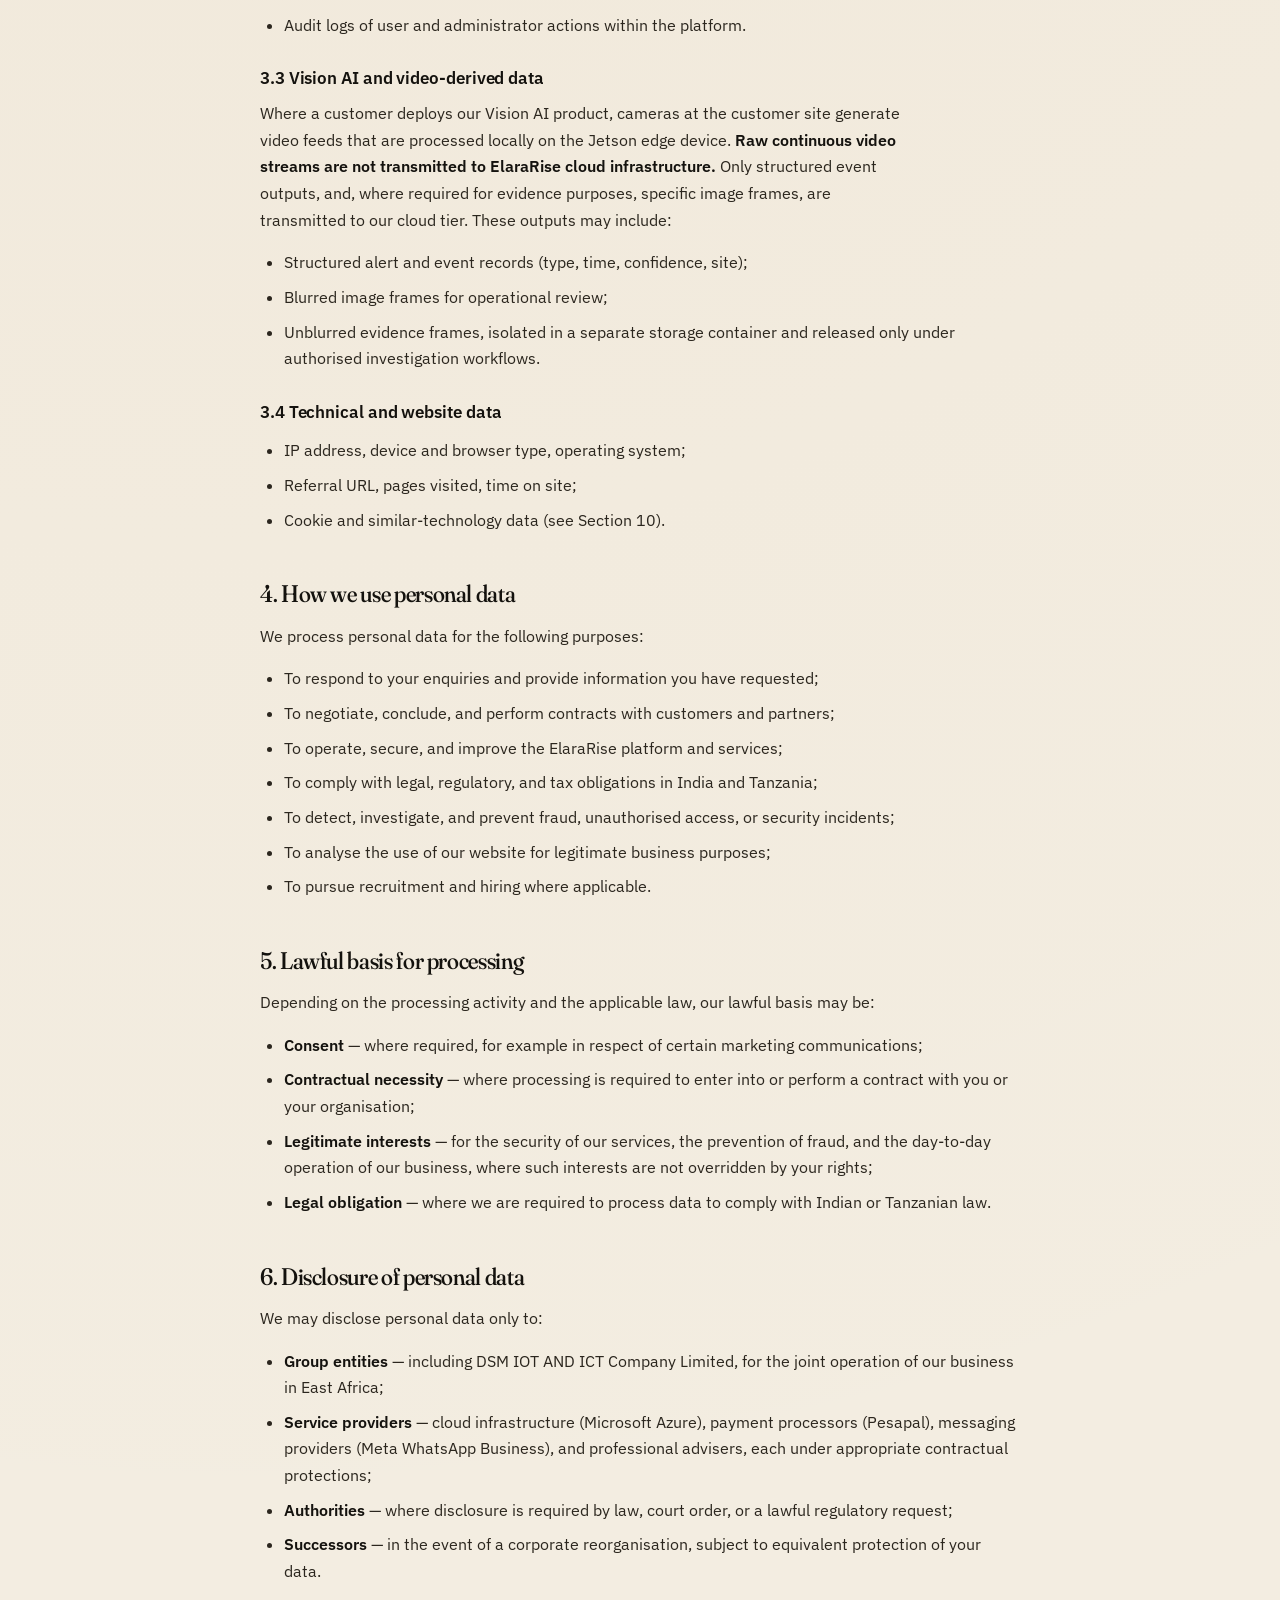
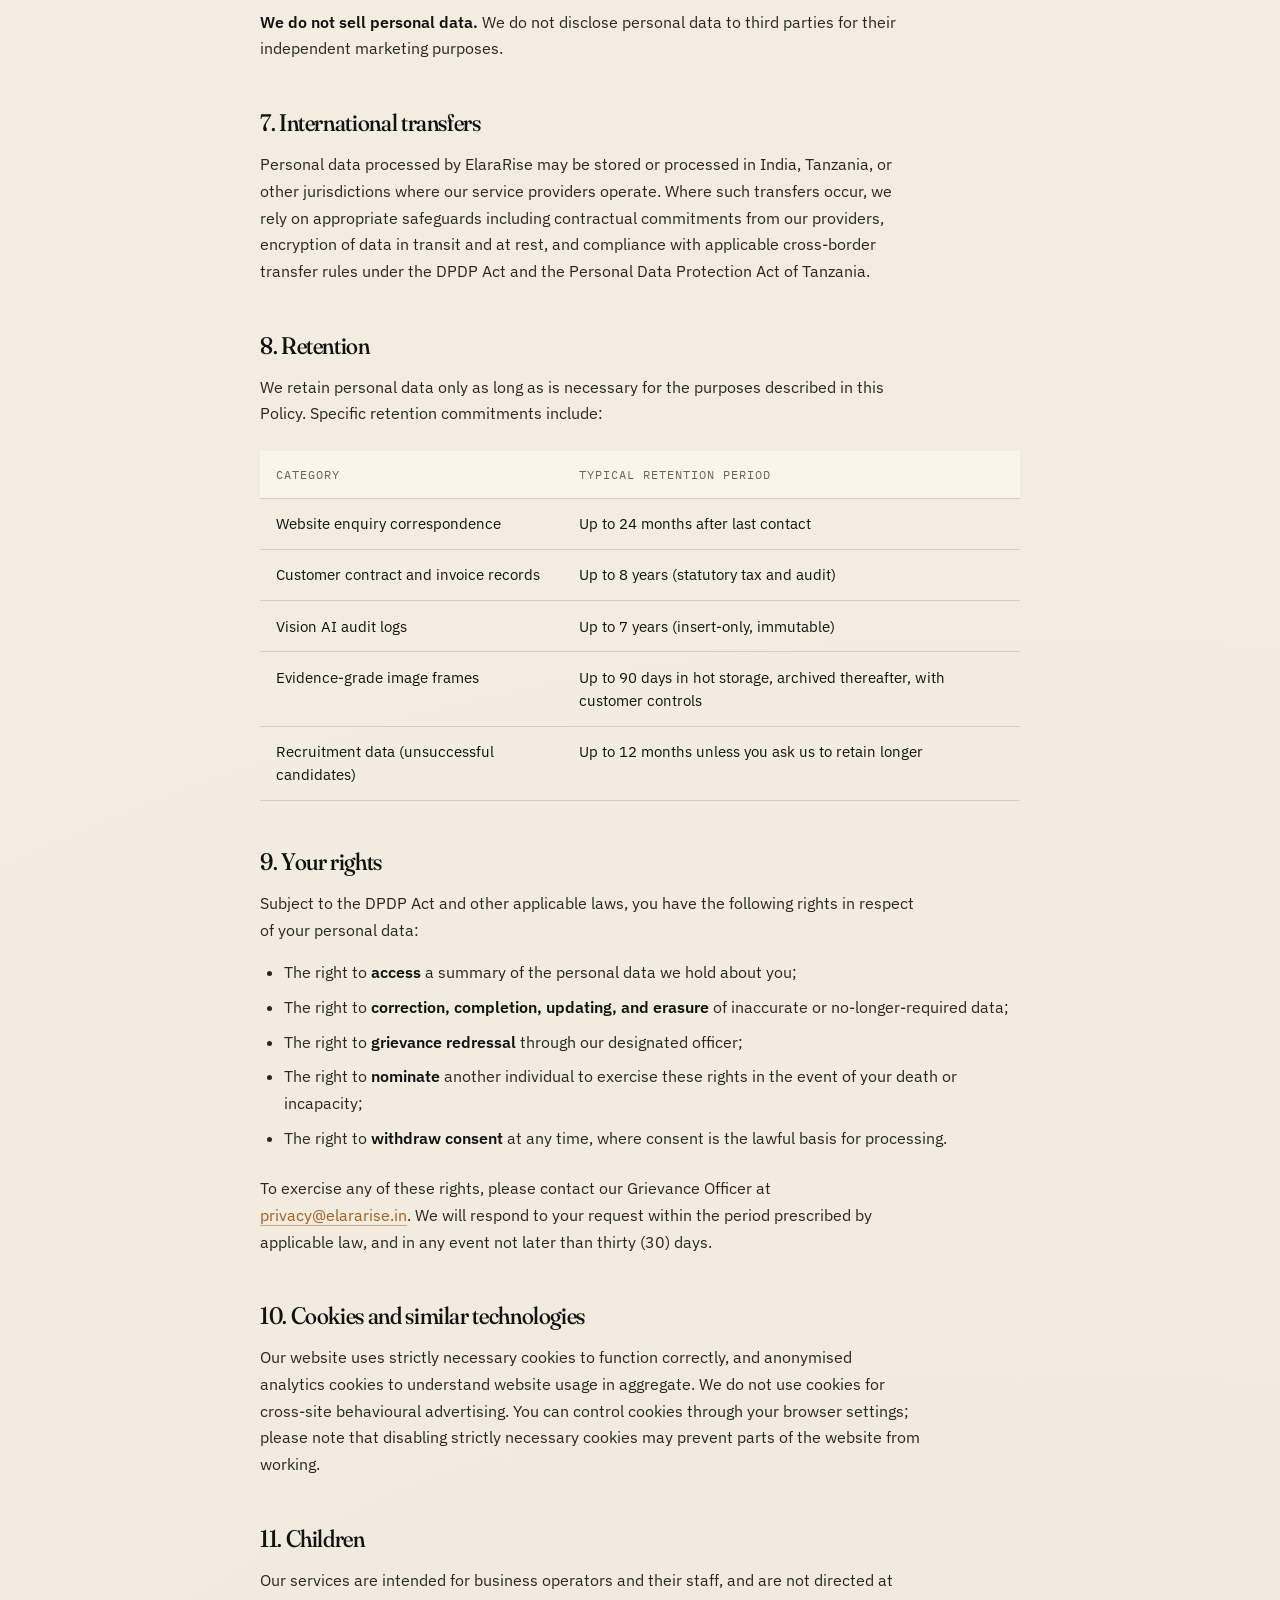
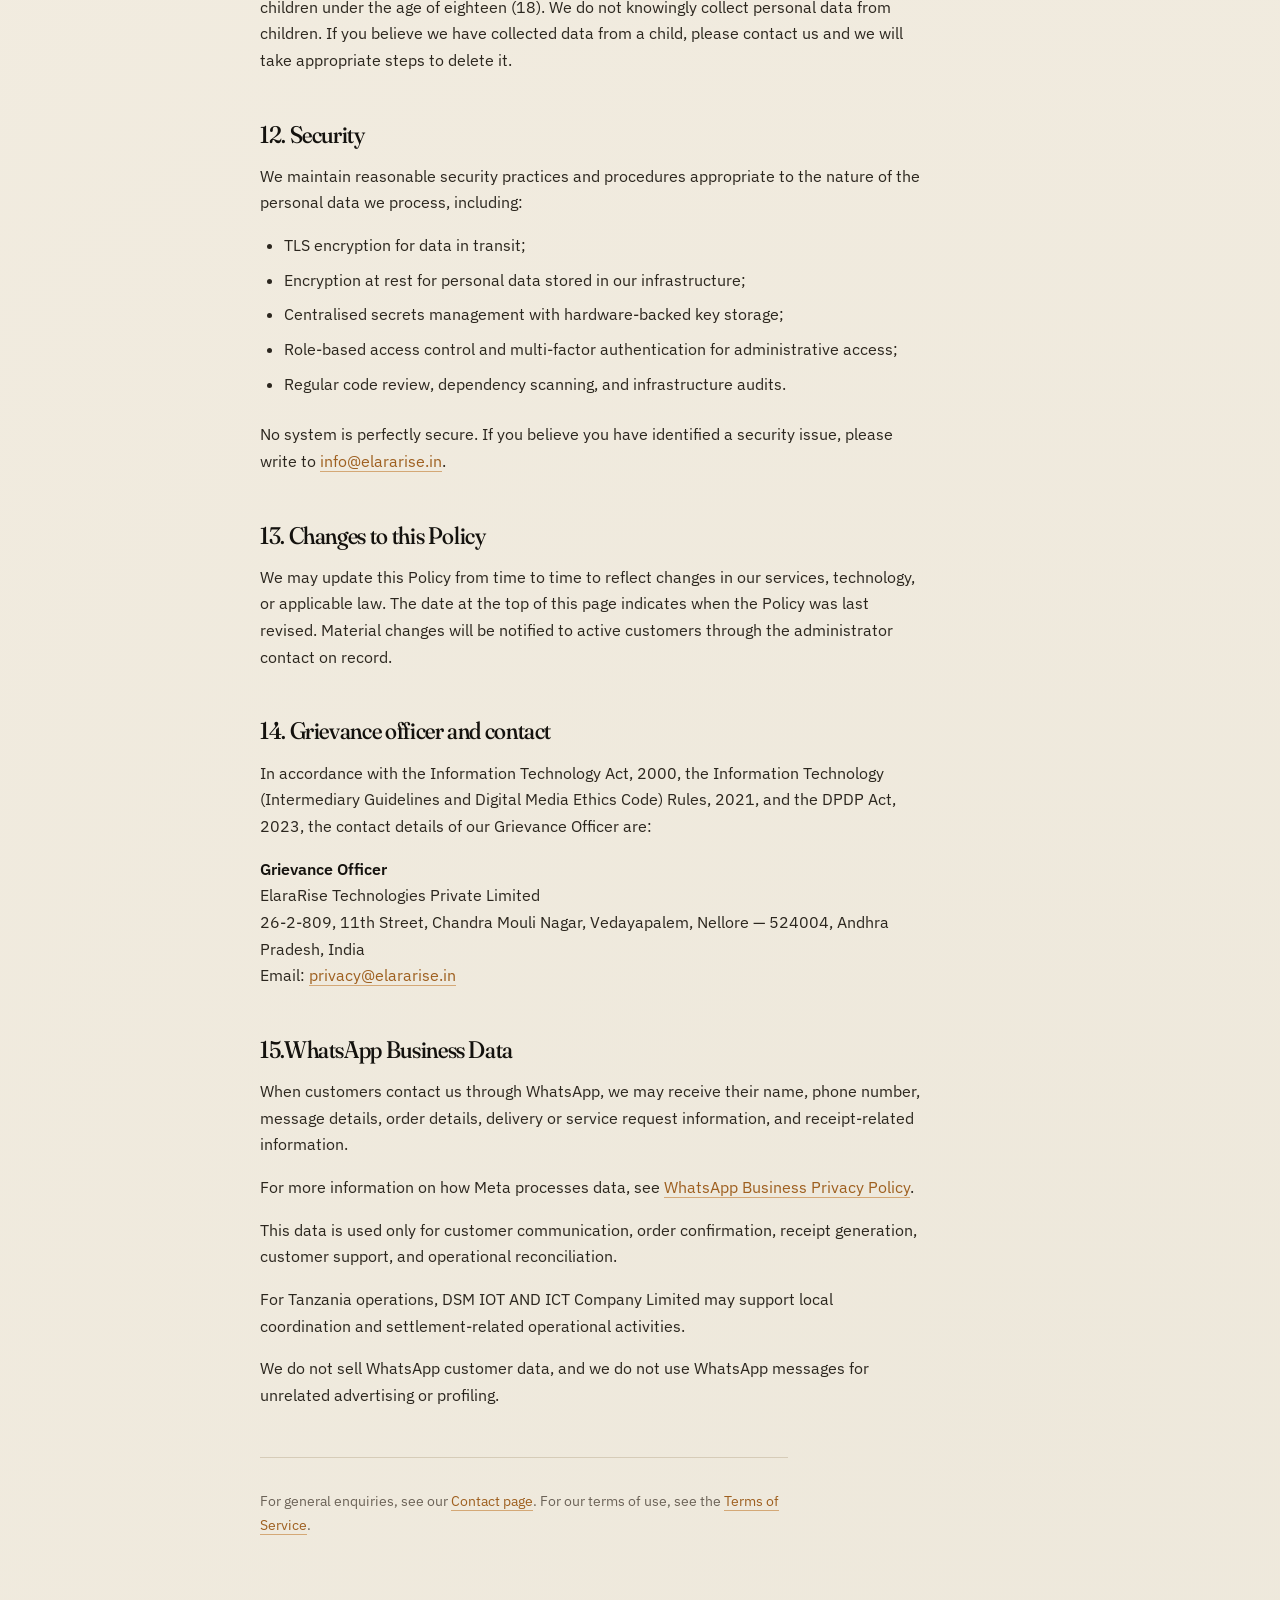
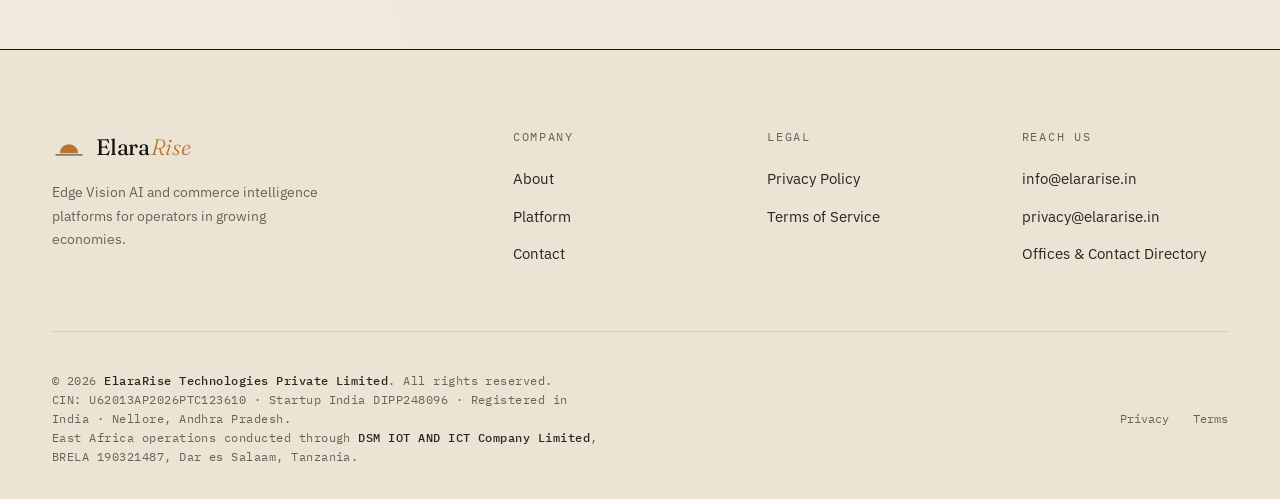
<file: privacy.html>
<!DOCTYPE html>
<html lang="en">
<head>
  <meta charset="UTF-8" />
  <meta name="viewport" content="width=device-width, initial-scale=1.0" />
  <title>Privacy Policy — ElaraRise Technologies</title>
  <meta name="description" content="ElaraRise Technologies Private Limited privacy policy, compliant with India's Digital Personal Data Protection Act 2023. How we collect, process, and protect personal data across our Vision AI and commerce platforms." />
  <meta name="robots" content="index, follow" />
  <link rel="stylesheet" href="styles.css" />
  <link rel="canonical" href="https://www.elararise.in/privacy.html" />

  <link rel="icon" href="/favicon.ico" sizes="any" />
  <link rel="icon" type="image/svg+xml" href="/favicon.svg" />
  <link rel="apple-touch-icon" sizes="180x180" href="/favicon-180x180.png" />
  <meta name="theme-color" content="#F3EDE1" />
</head>
<body>

<header class="site-header">
  <nav class="nav" aria-label="Primary">
    <a href="index.html" class="logo" aria-label="ElaraRise home">
      <svg class="logo-symbol" viewBox="0 0 120 120" xmlns="http://www.w3.org/2000/svg" aria-hidden="true">
        <path d="M 28 82 A 32 32 0 0 1 92 82 Z" fill="#B8742A"/>
        <line x1="14" y1="88" x2="106" y2="88" stroke="#14120E" stroke-width="3" stroke-linecap="square"/>
      </svg>
      <span class="logo-text">Elara<span class="logo-mark">Rise</span></span>
    </a>
    <ul class="nav-links">
      <li><a href="index.html">Home</a></li>
      <li><a href="about.html">About</a></li>
      <li><a href="products.html">Platform</a></li>
      <li><a href="contact.html">Contact</a></li>
    </ul>
    <a href="contact.html" class="nav-cta">Request a demo</a>
  </nav>
</header>

<main class="container">
  <article class="legal">

    <span class="eyebrow">Legal</span>
    <h1>Privacy Policy</h1>
    <p class="updated">Last updated: 15 April 2026</p>

    <p>
      This Privacy Policy explains how <strong>ElaraRise Technologies Private Limited</strong>
      (&ldquo;ElaraRise&rdquo;, &ldquo;we&rdquo;, &ldquo;us&rdquo;, or &ldquo;our&rdquo;)
      collects, uses, discloses, and protects personal data when you visit our
      website at <a href="https://www.elararise.in">www.elararise.in</a>, engage
      with us as a prospective or existing customer, or use the ElaraRise
      platform and services.
    </p>

    <p>
      This Policy is issued in accordance with the Information Technology Act,
      2000, the Information Technology (Reasonable Security Practices and
      Procedures and Sensitive Personal Data or Information) Rules, 2011, and
      the Digital Personal Data Protection Act, 2023 (&ldquo;DPDP Act&rdquo;) of
      India. Where personal data of individuals in the United Republic of
      Tanzania is processed, this Policy also reflects our commitments under
      the Personal Data Protection Act, 2022 of Tanzania.
    </p>

    <h2>1. Who we are</h2>
    <p>
      ElaraRise Technologies Private Limited is a company incorporated under
      the Companies Act, 2013 of India, with its registered office at Nellore,
      Andhra Pradesh, India. We are recognised as a startup by the Department
      for Promotion of Industry and Internal Trade (DPIIT) under Startup India
      recognition number <strong>DIPP248096</strong>. Our Tanzanian operations
      are conducted through DSM IOT AND ICT Company Limited (BRELA 190321487),
      based in Dar es Salaam, Tanzania.
    </p>

    <h2>2. Scope of this Policy</h2>
    <p>This Policy applies to personal data processed in connection with:</p>
    <ul>
      <li>Your visits to our website and any sub-domains;</li>
      <li>Enquiries, demonstrations, and consultations that you request;</li>
      <li>Customer agreements and the use of our Vision AI and commerce services;</li>
      <li>Recruitment and career-related communications;</li>
      <li>Any communication by email, WhatsApp, or telephone with our team.</li>
    </ul>

    <h2>3. Categories of data we process</h2>

    <h3>3.1 Personal data you provide to us</h3>
    <ul>
      <li>Identity data &mdash; name, job title, employer;</li>
      <li>Contact data &mdash; email, phone, business address;</li>
      <li>Enquiry content &mdash; the substance of your messages to us;</li>
      <li>Recruitment data &mdash; CVs, qualifications, right-to-work information.</li>
    </ul>

    <h3>3.2 Platform and service data (where you are a customer)</h3>
    <ul>
      <li>Account and user profile information for administrators and operators;</li>
      <li>Site and device configuration data;</li>
      <li>Business transaction metadata, including order, receipt, and settlement records;</li>
      <li>Audit logs of user and administrator actions within the platform.</li>
    </ul>

    <h3>3.3 Vision AI and video-derived data</h3>
    <p>
      Where a customer deploys our Vision AI product, cameras at the customer
      site generate video feeds that are processed locally on the Jetson edge
      device. <strong>Raw continuous video streams are not transmitted to
      ElaraRise cloud infrastructure.</strong> Only structured event outputs,
      and, where required for evidence purposes, specific image frames, are
      transmitted to our cloud tier. These outputs may include:
    </p>
    <ul>
      <li>Structured alert and event records (type, time, confidence, site);</li>
      <li>Blurred image frames for operational review;</li>
      <li>Unblurred evidence frames, isolated in a separate storage container and released only under authorised investigation workflows.</li>
    </ul>

    <h3>3.4 Technical and website data</h3>
    <ul>
      <li>IP address, device and browser type, operating system;</li>
      <li>Referral URL, pages visited, time on site;</li>
      <li>Cookie and similar-technology data (see Section 10).</li>
    </ul>

    <h2>4. How we use personal data</h2>
    <p>We process personal data for the following purposes:</p>
    <ul>
      <li>To respond to your enquiries and provide information you have requested;</li>
      <li>To negotiate, conclude, and perform contracts with customers and partners;</li>
      <li>To operate, secure, and improve the ElaraRise platform and services;</li>
      <li>To comply with legal, regulatory, and tax obligations in India and Tanzania;</li>
      <li>To detect, investigate, and prevent fraud, unauthorised access, or security incidents;</li>
      <li>To analyse the use of our website for legitimate business purposes;</li>
      <li>To pursue recruitment and hiring where applicable.</li>
    </ul>

    <h2>5. Lawful basis for processing</h2>
    <p>
      Depending on the processing activity and the applicable law, our lawful
      basis may be:
    </p>
    <ul>
      <li><strong>Consent</strong> &mdash; where required, for example in respect of certain marketing communications;</li>
      <li><strong>Contractual necessity</strong> &mdash; where processing is required to enter into or perform a contract with you or your organisation;</li>
      <li><strong>Legitimate interests</strong> &mdash; for the security of our services, the prevention of fraud, and the day-to-day operation of our business, where such interests are not overridden by your rights;</li>
      <li><strong>Legal obligation</strong> &mdash; where we are required to process data to comply with Indian or Tanzanian law.</li>
    </ul>

    <h2>6. Disclosure of personal data</h2>
    <p>We may disclose personal data only to:</p>
    <ul>
      <li><strong>Group entities</strong> &mdash; including DSM IOT AND ICT Company Limited, for the joint operation of our business in East Africa;</li>
      <li><strong>Service providers</strong> &mdash; cloud infrastructure (Microsoft Azure), payment processors (Pesapal), messaging providers (Meta WhatsApp Business), and professional advisers, each under appropriate contractual protections;</li>
      <li><strong>Authorities</strong> &mdash; where disclosure is required by law, court order, or a lawful regulatory request;</li>
      <li><strong>Successors</strong> &mdash; in the event of a corporate reorganisation, subject to equivalent protection of your data.</li>
    </ul>
    <p>
      <strong>We do not sell personal data.</strong> We do not disclose personal
      data to third parties for their independent marketing purposes.
    </p>

    <h2>7. International transfers</h2>
    <p>
      Personal data processed by ElaraRise may be stored or processed in
      India, Tanzania, or other jurisdictions where our service providers
      operate. Where such transfers occur, we rely on appropriate safeguards
      including contractual commitments from our providers, encryption of
      data in transit and at rest, and compliance with applicable
      cross-border transfer rules under the DPDP Act and the Personal Data
      Protection Act of Tanzania.
    </p>

    <h2>8. Retention</h2>
    <p>
      We retain personal data only as long as is necessary for the purposes
      described in this Policy. Specific retention commitments include:
    </p>
    <table>
      <thead>
        <tr>
          <th>Category</th>
          <th>Typical retention period</th>
        </tr>
      </thead>
      <tbody>
        <tr>
          <td>Website enquiry correspondence</td>
          <td>Up to 24 months after last contact</td>
        </tr>
        <tr>
          <td>Customer contract and invoice records</td>
          <td>Up to 8 years (statutory tax and audit)</td>
        </tr>
        <tr>
          <td>Vision AI audit logs</td>
          <td>Up to 7 years (insert-only, immutable)</td>
        </tr>
        <tr>
          <td>Evidence-grade image frames</td>
          <td>Up to 90 days in hot storage, archived thereafter, with customer controls</td>
        </tr>
        <tr>
          <td>Recruitment data (unsuccessful candidates)</td>
          <td>Up to 12 months unless you ask us to retain longer</td>
        </tr>
      </tbody>
    </table>

    <h2>9. Your rights</h2>
    <p>
      Subject to the DPDP Act and other applicable laws, you have the following
      rights in respect of your personal data:
    </p>
    <ul>
      <li>The right to <strong>access</strong> a summary of the personal data we hold about you;</li>
      <li>The right to <strong>correction, completion, updating, and erasure</strong> of inaccurate or no-longer-required data;</li>
      <li>The right to <strong>grievance redressal</strong> through our designated officer;</li>
      <li>The right to <strong>nominate</strong> another individual to exercise these rights in the event of your death or incapacity;</li>
      <li>The right to <strong>withdraw consent</strong> at any time, where consent is the lawful basis for processing.</li>
    </ul>
    <p>
      To exercise any of these rights, please contact our Grievance Officer
      at <a href="mailto:privacy@elararise.in">privacy@elararise.in</a>. We
      will respond to your request within the period prescribed by applicable
      law, and in any event not later than thirty (30) days.
    </p>

    <h2>10. Cookies and similar technologies</h2>
    <p>
      Our website uses strictly necessary cookies to function correctly, and
      anonymised analytics cookies to understand website usage in aggregate.
      We do not use cookies for cross-site behavioural advertising. You can
      control cookies through your browser settings; please note that
      disabling strictly necessary cookies may prevent parts of the website
      from working.
    </p>

    <h2>11. Children</h2>
    <p>
      Our services are intended for business operators and their staff, and
      are not directed at children under the age of eighteen (18). We do not
      knowingly collect personal data from children. If you believe we have
      collected data from a child, please contact us and we will take
      appropriate steps to delete it.
    </p>

    <h2>12. Security</h2>
    <p>
      We maintain reasonable security practices and procedures appropriate to
      the nature of the personal data we process, including:
    </p>
    <ul>
      <li>TLS encryption for data in transit;</li>
      <li>Encryption at rest for personal data stored in our infrastructure;</li>
      <li>Centralised secrets management with hardware-backed key storage;</li>
      <li>Role-based access control and multi-factor authentication for administrative access;</li>
      <li>Regular code review, dependency scanning, and infrastructure audits.</li>
    </ul>
    <p>
      No system is perfectly secure. If you believe you have identified a
      security issue, please write to
      <a href="mailto:info@elararise.in">info@elararise.in</a>.
    </p>

    <h2>13. Changes to this Policy</h2>
    <p>
      We may update this Policy from time to time to reflect changes in our
      services, technology, or applicable law. The date at the top of this
      page indicates when the Policy was last revised. Material changes will
      be notified to active customers through the administrator contact on
      record.
    </p>

    <h2>14. Grievance officer and contact</h2>
    <p>
      In accordance with the Information Technology Act, 2000, the
      Information Technology (Intermediary Guidelines and Digital Media
      Ethics Code) Rules, 2021, and the DPDP Act, 2023, the contact details
      of our Grievance Officer are:
    </p>
    <p>
      <strong>Grievance Officer</strong><br />
      ElaraRise Technologies Private Limited<br />
      26-2-809, 11th Street, Chandra Mouli Nagar, Vedayapalem, Nellore &mdash; 524004, Andhra Pradesh, India<br />
      Email: <a href="mailto:privacy@elararise.in">privacy@elararise.in</a>
    </p>
     <section>
    <h2>15.WhatsApp Business Data</h2>

    <p>
    When customers contact us through WhatsApp, we may receive their name, phone number,
    message details, order details, delivery or service request information, and
    receipt-related information.
   </p>
       <p>
         For more information on how Meta processes data, see 
        <a href="https://www.whatsapp.com/legal/business-policy/">WhatsApp Business Privacy Policy</a>.
      </p>

  <p>
    This data is used only for customer communication, order confirmation, receipt generation,
    customer support, and operational reconciliation.
  </p>

  <p>
    For Tanzania operations, DSM IOT AND ICT Company Limited may support local coordination
    and settlement-related operational activities.
  </p>

  <p>
    We do not sell WhatsApp customer data, and we do not use WhatsApp messages for unrelated
    advertising or profiling.
  </p>
</section>

    <p style="margin-top: 3rem; padding-top: 2rem; border-top: 1px solid var(--hair); font-size: 0.88rem; color: var(--ink-mute);">
      For general enquiries, see our <a href="contact.html" class="link">Contact page</a>.
      For our terms of use, see the <a href="terms.html" class="link">Terms of Service</a>.
    </p>
   
  

  </article>
</main>

<footer class="site-footer">
  <div class="container">
    <div class="footer-grid">
      <div class="footer-brand">
        <a href="index.html" class="logo" aria-label="ElaraRise home">
          <svg class="logo-symbol" viewBox="0 0 120 120" xmlns="http://www.w3.org/2000/svg" aria-hidden="true">
            <path d="M 28 82 A 32 32 0 0 1 92 82 Z" fill="#B8742A"/>
            <line x1="14" y1="88" x2="106" y2="88" stroke="#14120E" stroke-width="3" stroke-linecap="square"/>
          </svg>
          <span class="logo-text">Elara<span class="logo-mark">Rise</span></span>
        </a>
        <p class="mt-s">
          Edge Vision AI and commerce intelligence platforms for operators in
          growing economies.
        </p>
      </div>

      <div class="footer-col">
        <h4>Company</h4>
        <ul>
          <li><a href="about.html">About</a></li>
          <li><a href="products.html">Platform</a></li>
          <li><a href="contact.html">Contact</a></li>
        </ul>
      </div>

      <div class="footer-col">
        <h4>Legal</h4>
        <ul>
          <li><a href="privacy.html">Privacy Policy</a></li>
          <li><a href="terms.html">Terms of Service</a></li>
        </ul>
      </div>

      <div class="footer-col">
     <h4>Reach us</h4>

     <ul>
     <li>
      <a href="mailto:info@elararise.in">
        info@elararise.in
      </a>
    </li>

    <li>
      <a href="mailto:privacy@elararise.in">
        privacy@elararise.in
      </a>
    </li>

    <li>
      <a href="contact.html">
        Offices & Contact Directory
      </a>
    </li>
  </ul>
</div>
    </div>

    <div class="footer-legal">
      <p class="footer-legal-text">
        &copy; 2026 <strong>ElaraRise Technologies Private Limited</strong>. All rights reserved.<br />
        CIN: U62013AP2026PTC123610 &middot; Startup India DIPP248096 &middot; Registered in India &middot; Nellore, Andhra Pradesh.<br />
        East Africa operations conducted through <strong>DSM IOT AND ICT Company Limited</strong>, BRELA 190321487, Dar es Salaam, Tanzania.
      </p>
      <div class="footer-legal-links">
        <a href="privacy.html">Privacy</a>
        <a href="terms.html">Terms</a>
      </div>
    </div>
  </div>
</footer>

</body>
</html>
</file>
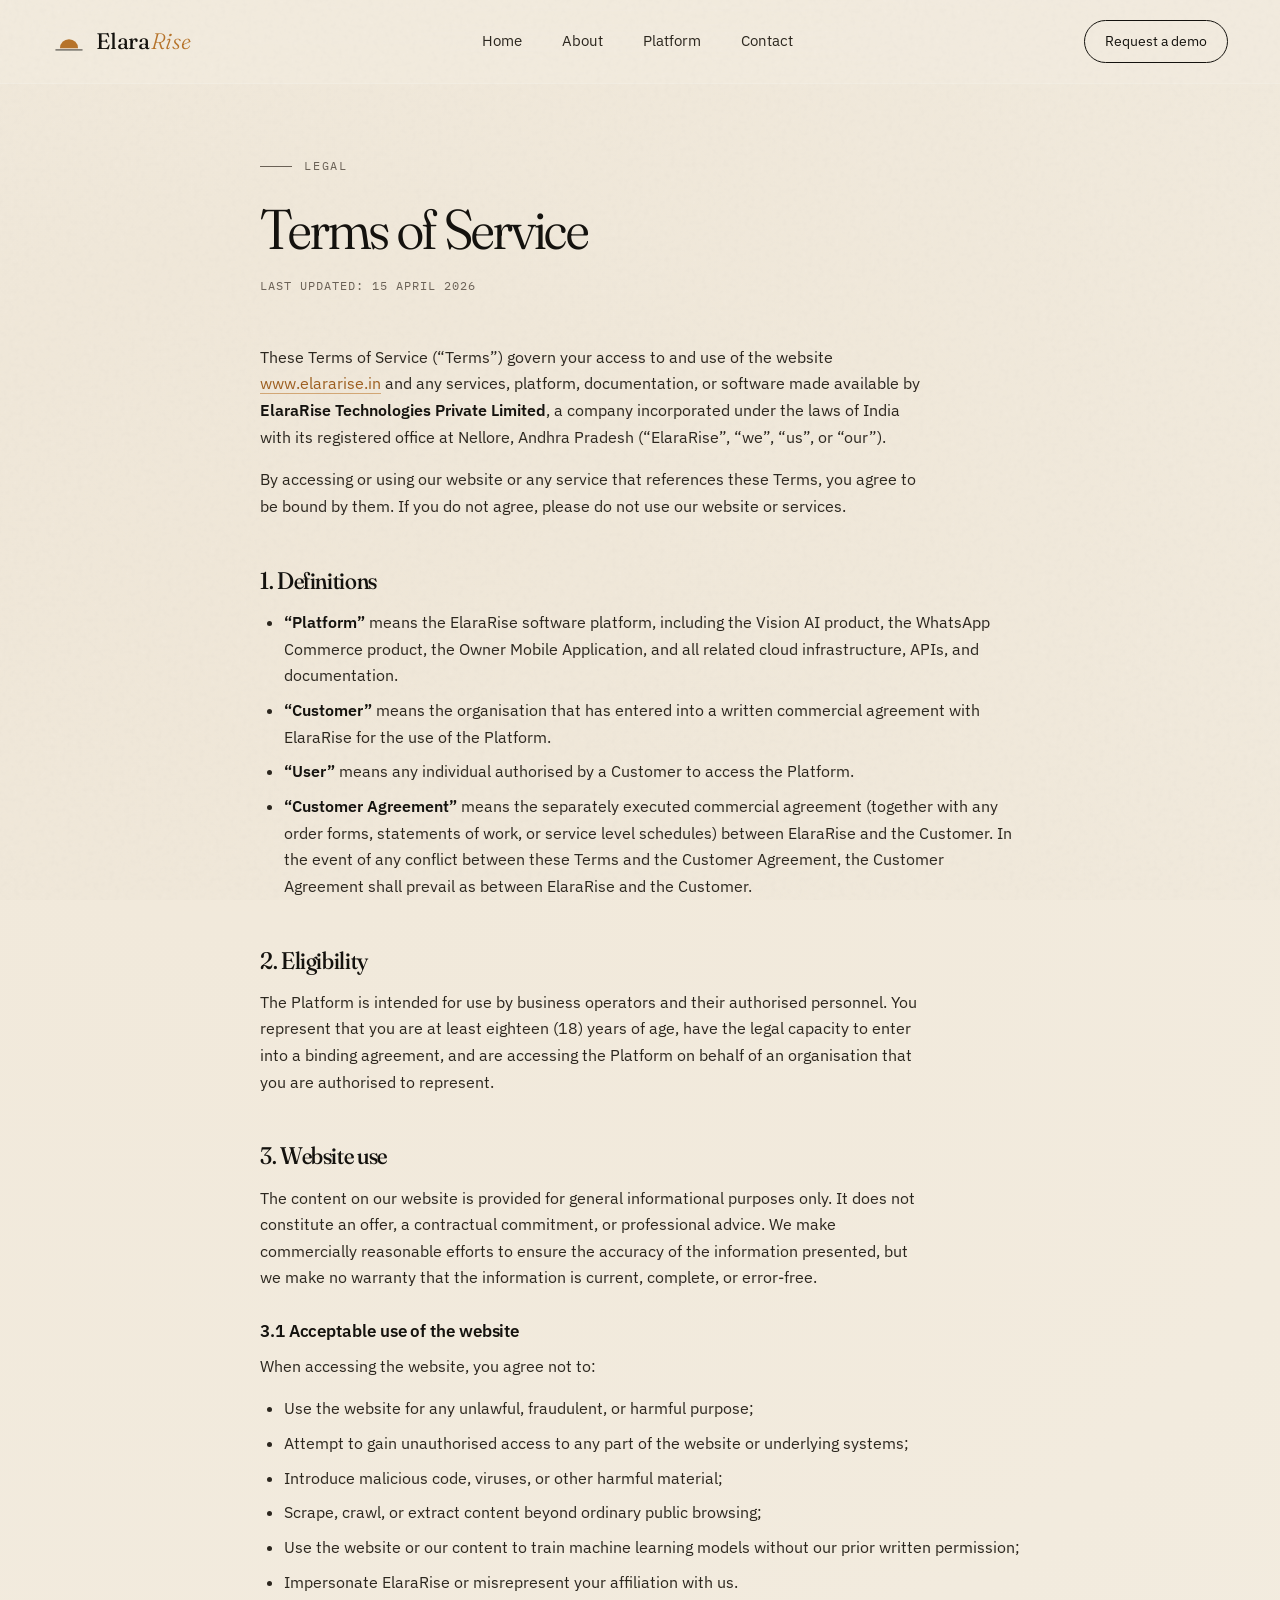
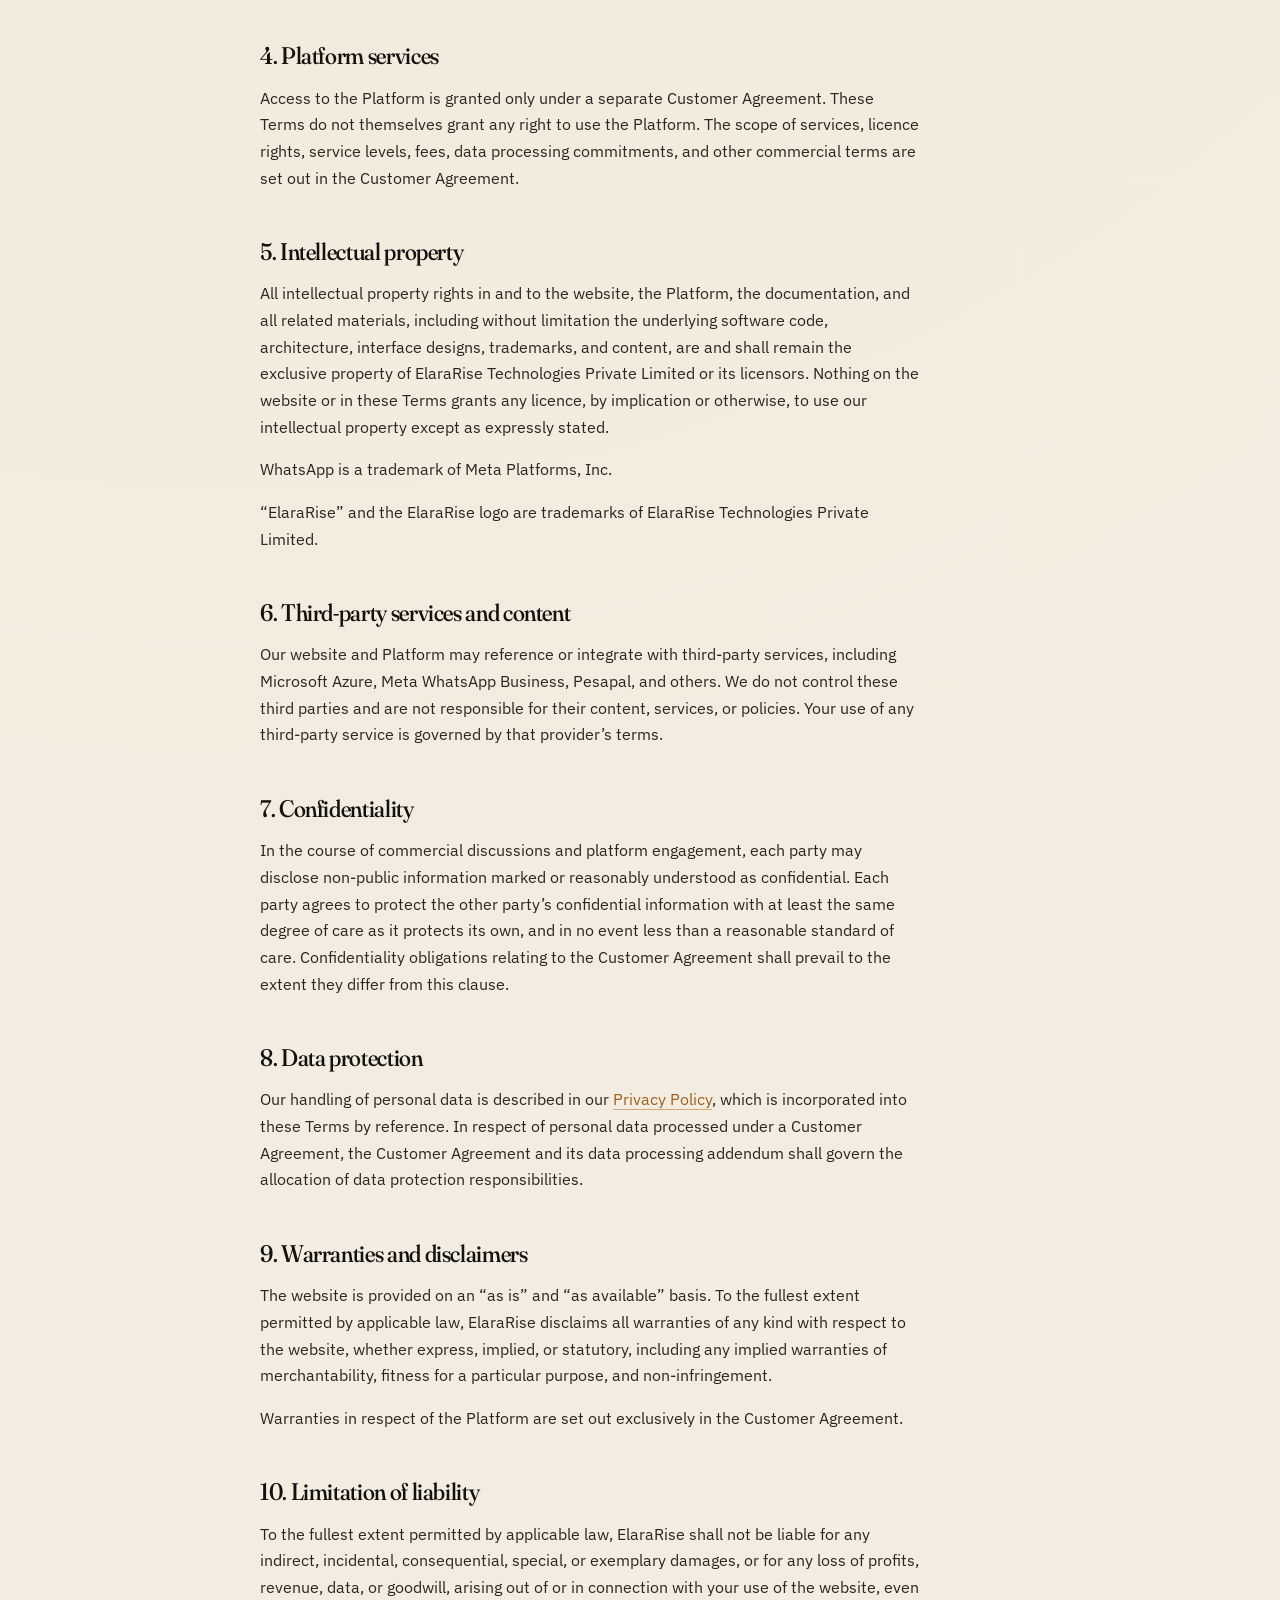
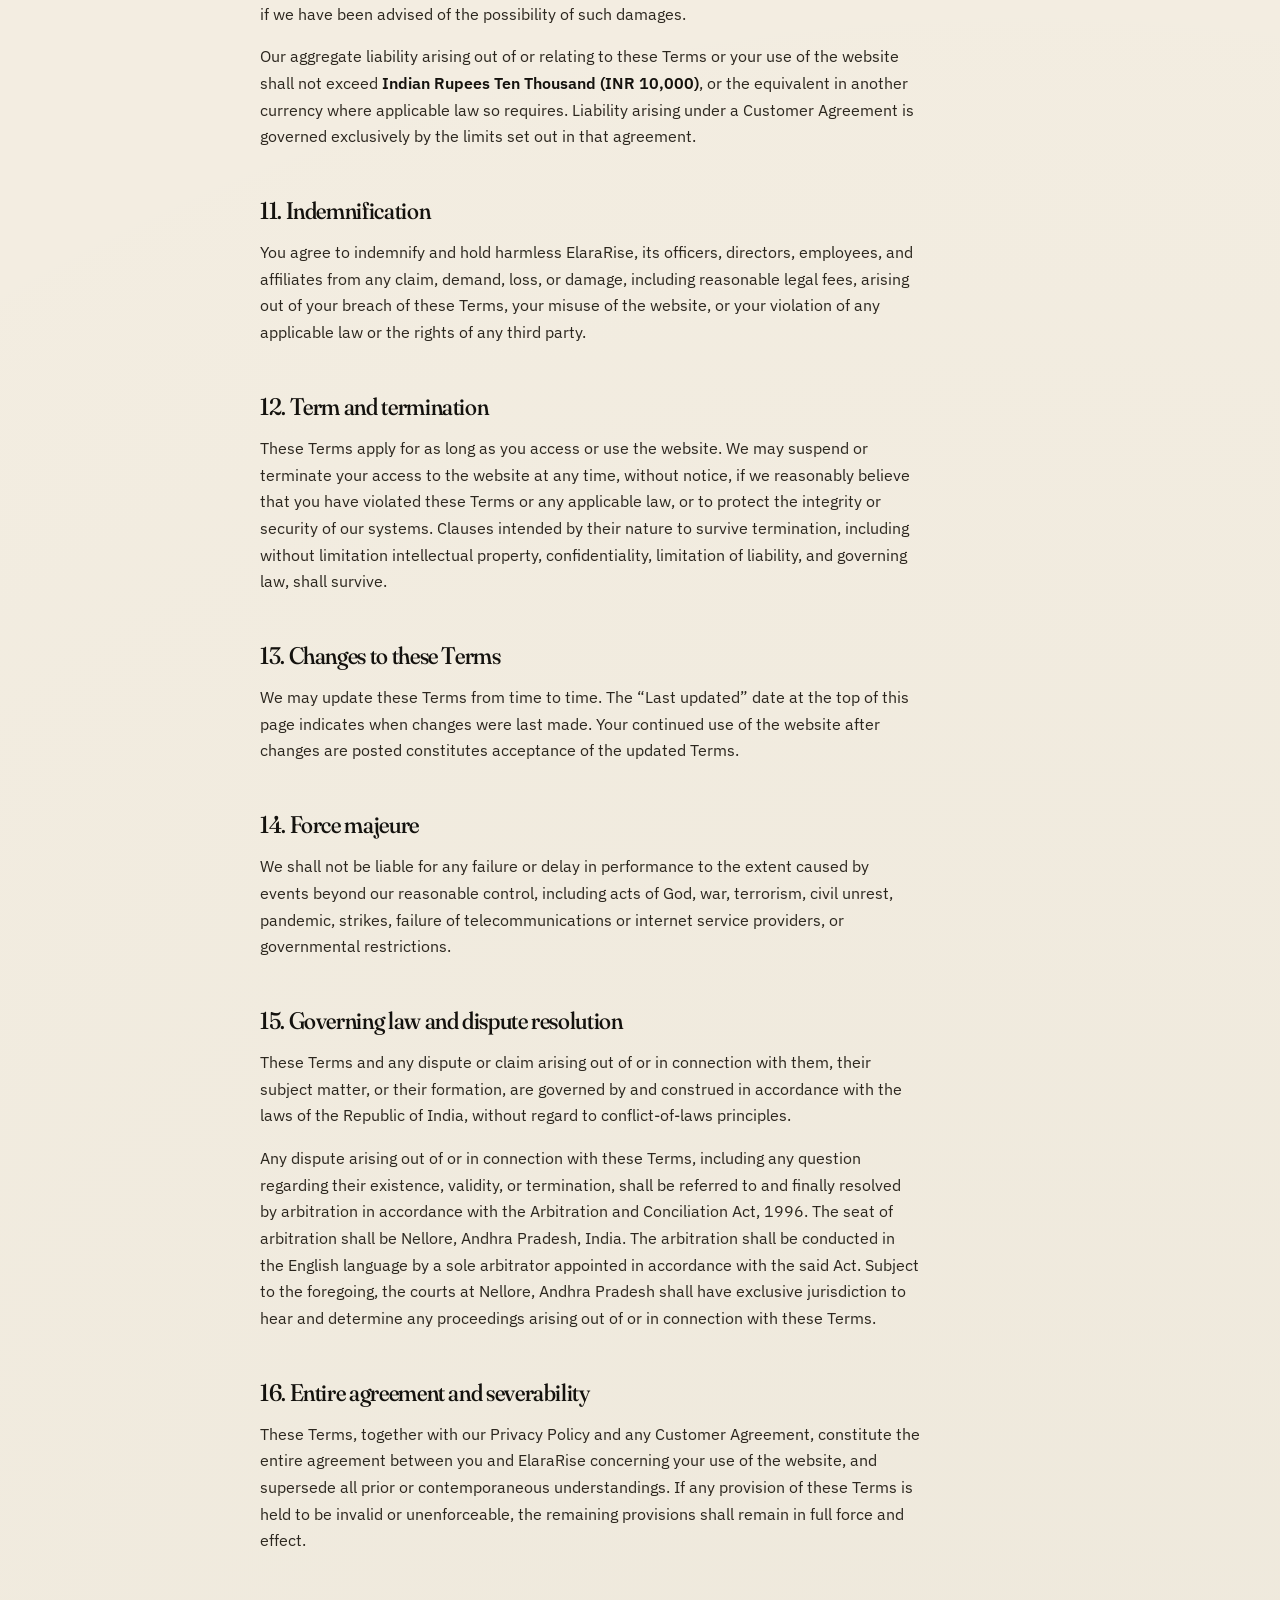
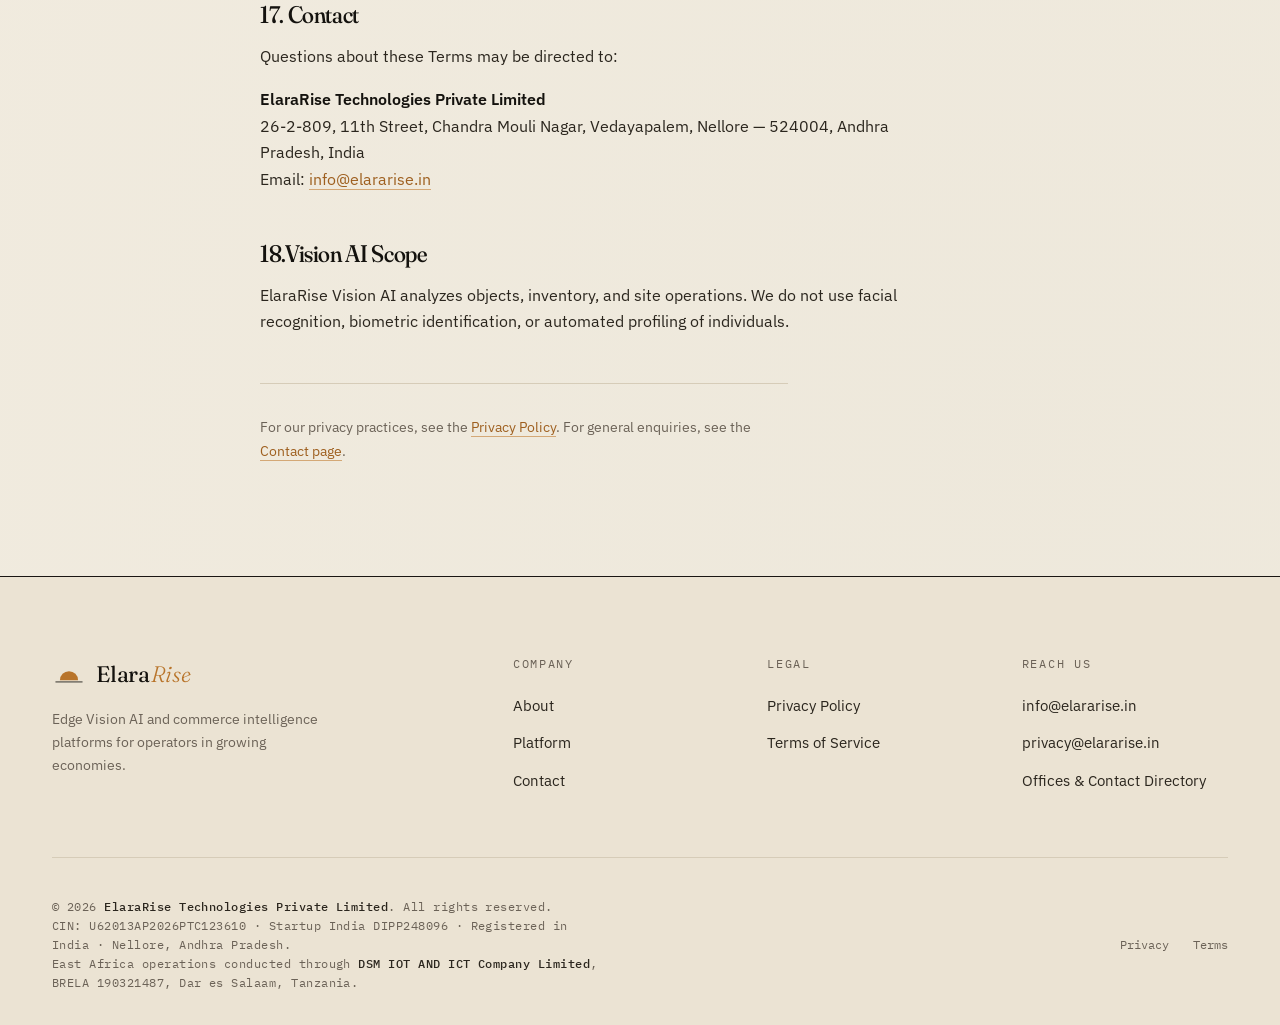
<file: terms.html>
<!DOCTYPE html>
<html lang="en">
<head>
  <meta charset="UTF-8" />
  <meta name="viewport" content="width=device-width, initial-scale=1.0" />
  <title>Terms of Service — ElaraRise Technologies</title>
  <meta name="description" content="Terms of Service for the ElaraRise Technologies website and platform, governed by the laws of India." />
  <meta name="robots" content="index, follow" />
  <link rel="stylesheet" href="styles.css" />
  <link rel="canonical" href="https://www.elararise.in/terms.html" />

  <link rel="icon" href="/favicon.ico" sizes="any" />
  <link rel="icon" type="image/svg+xml" href="/favicon.svg" />
  <link rel="apple-touch-icon" sizes="180x180" href="/favicon-180x180.png" />
  <meta name="theme-color" content="#F3EDE1" />
</head>
<body>

<header class="site-header">
  <nav class="nav" aria-label="Primary">
    <a href="index.html" class="logo" aria-label="ElaraRise home">
      <svg class="logo-symbol" viewBox="0 0 120 120" xmlns="http://www.w3.org/2000/svg" aria-hidden="true">
        <path d="M 28 82 A 32 32 0 0 1 92 82 Z" fill="#B8742A"/>
        <line x1="14" y1="88" x2="106" y2="88" stroke="#14120E" stroke-width="3" stroke-linecap="square"/>
      </svg>
      <span class="logo-text">Elara<span class="logo-mark">Rise</span></span>
    </a>
    <ul class="nav-links">
      <li><a href="index.html">Home</a></li>
      <li><a href="about.html">About</a></li>
      <li><a href="products.html">Platform</a></li>
      <li><a href="contact.html">Contact</a></li>
    </ul>
    <a href="contact.html" class="nav-cta">Request a demo</a>
  </nav>
</header>

<main class="container">
  <article class="legal">

    <span class="eyebrow">Legal</span>
    <h1>Terms of Service</h1>
    <p class="updated">Last updated: 15 April 2026</p>

    <p>
      These Terms of Service (&ldquo;Terms&rdquo;) govern your access to and
      use of the website
      <a href="https://www.elararise.in">www.elararise.in</a> and any services,
      platform, documentation, or software made available by
      <strong>ElaraRise Technologies Private Limited</strong>,
      a company incorporated under the laws of India with its registered
      office at Nellore, Andhra Pradesh (&ldquo;ElaraRise&rdquo;, &ldquo;we&rdquo;,
      &ldquo;us&rdquo;, or &ldquo;our&rdquo;).
    </p>

    <p>
      By accessing or using our website or any service that references these
      Terms, you agree to be bound by them. If you do not agree, please do
      not use our website or services.
    </p>

    <h2>1. Definitions</h2>
    <ul>
      <li><strong>&ldquo;Platform&rdquo;</strong> means the ElaraRise software platform, including the Vision AI product, the WhatsApp Commerce product, the Owner Mobile Application, and all related cloud infrastructure, APIs, and documentation.</li>
      <li><strong>&ldquo;Customer&rdquo;</strong> means the organisation that has entered into a written commercial agreement with ElaraRise for the use of the Platform.</li>
      <li><strong>&ldquo;User&rdquo;</strong> means any individual authorised by a Customer to access the Platform.</li>
      <li><strong>&ldquo;Customer Agreement&rdquo;</strong> means the separately executed commercial agreement (together with any order forms, statements of work, or service level schedules) between ElaraRise and the Customer. In the event of any conflict between these Terms and the Customer Agreement, the Customer Agreement shall prevail as between ElaraRise and the Customer.</li>
    </ul>

    <h2>2. Eligibility</h2>
    <p>
      The Platform is intended for use by business operators and their
      authorised personnel. You represent that you are at least eighteen
      (18) years of age, have the legal capacity to enter into a binding
      agreement, and are accessing the Platform on behalf of an organisation
      that you are authorised to represent.
    </p>

    <h2>3. Website use</h2>
    <p>
      The content on our website is provided for general informational
      purposes only. It does not constitute an offer, a contractual
      commitment, or professional advice. We make commercially reasonable
      efforts to ensure the accuracy of the information presented, but we
      make no warranty that the information is current, complete, or
      error-free.
    </p>

    <h3>3.1 Acceptable use of the website</h3>
    <p>When accessing the website, you agree not to:</p>
    <ul>
      <li>Use the website for any unlawful, fraudulent, or harmful purpose;</li>
      <li>Attempt to gain unauthorised access to any part of the website or underlying systems;</li>
      <li>Introduce malicious code, viruses, or other harmful material;</li>
      <li>Scrape, crawl, or extract content beyond ordinary public browsing;</li>
      <li>Use the website or our content to train machine learning models without our prior written permission;</li>
      <li>Impersonate ElaraRise or misrepresent your affiliation with us.</li>
    </ul>

    <h2>4. Platform services</h2>
    <p>
      Access to the Platform is granted only under a separate Customer
      Agreement. These Terms do not themselves grant any right to use the
      Platform. The scope of services, licence rights, service levels,
      fees, data processing commitments, and other commercial terms are
      set out in the Customer Agreement.
    </p>

    <h2>5. Intellectual property</h2>
    <p>
      All intellectual property rights in and to the website, the Platform,
      the documentation, and all related materials, including without
      limitation the underlying software code, architecture, interface
      designs, trademarks, and content, are and shall remain the exclusive
      property of ElaraRise Technologies Private Limited or its licensors.
      Nothing on the website or in these Terms grants any licence, by
      implication or otherwise, to use our intellectual property except as
      expressly stated.
    </p>
    <p>
    WhatsApp is a trademark of Meta Platforms, Inc.
    </p>
    <p>
      &ldquo;ElaraRise&rdquo; and the ElaraRise logo are trademarks of
      ElaraRise Technologies Private Limited.
    </p>

    <h2>6. Third-party services and content</h2>
    <p>
      Our website and Platform may reference or integrate with third-party
      services, including Microsoft Azure, Meta WhatsApp Business, Pesapal,
      and others. We do not control these third parties and are not
      responsible for their content, services, or policies. Your use of any
      third-party service is governed by that provider&rsquo;s terms.
    </p>

    <h2>7. Confidentiality</h2>
    <p>
      In the course of commercial discussions and platform engagement, each
      party may disclose non-public information marked or reasonably
      understood as confidential. Each party agrees to protect the other
      party&rsquo;s confidential information with at least the same degree
      of care as it protects its own, and in no event less than a
      reasonable standard of care. Confidentiality obligations relating to
      the Customer Agreement shall prevail to the extent they differ from
      this clause.
    </p>

    <h2>8. Data protection</h2>
    <p>
      Our handling of personal data is described in our
      <a href="privacy.html">Privacy Policy</a>, which is incorporated into
      these Terms by reference. In respect of personal data processed under a
      Customer Agreement, the Customer Agreement and its data processing
      addendum shall govern the allocation of data protection responsibilities.
    </p>

    <h2>9. Warranties and disclaimers</h2>
    <p>
      The website is provided on an &ldquo;as is&rdquo; and &ldquo;as
      available&rdquo; basis. To the fullest extent permitted by applicable
      law, ElaraRise disclaims all warranties of any kind with respect to the
      website, whether express, implied, or statutory, including any implied
      warranties of merchantability, fitness for a particular purpose, and
      non-infringement.
    </p>
    <p>
      Warranties in respect of the Platform are set out exclusively in the
      Customer Agreement.
    </p>

    <h2>10. Limitation of liability</h2>
    <p>
      To the fullest extent permitted by applicable law, ElaraRise shall not
      be liable for any indirect, incidental, consequential, special, or
      exemplary damages, or for any loss of profits, revenue, data, or
      goodwill, arising out of or in connection with your use of the website,
      even if we have been advised of the possibility of such damages.
    </p>
    <p>
      Our aggregate liability arising out of or relating to these Terms or
      your use of the website shall not exceed <strong>Indian Rupees Ten
      Thousand (INR 10,000)</strong>, or the equivalent in another currency
      where applicable law so requires. Liability arising under a Customer
      Agreement is governed exclusively by the limits set out in that
      agreement.
    </p>

    <h2>11. Indemnification</h2>
    <p>
      You agree to indemnify and hold harmless ElaraRise, its officers,
      directors, employees, and affiliates from any claim, demand, loss, or
      damage, including reasonable legal fees, arising out of your breach of
      these Terms, your misuse of the website, or your violation of any
      applicable law or the rights of any third party.
    </p>

    <h2>12. Term and termination</h2>
    <p>
      These Terms apply for as long as you access or use the website. We may
      suspend or terminate your access to the website at any time, without
      notice, if we reasonably believe that you have violated these Terms or
      any applicable law, or to protect the integrity or security of our
      systems. Clauses intended by their nature to survive termination,
      including without limitation intellectual property, confidentiality,
      limitation of liability, and governing law, shall survive.
    </p>

    <h2>13. Changes to these Terms</h2>
    <p>
      We may update these Terms from time to time. The &ldquo;Last
      updated&rdquo; date at the top of this page indicates when changes were
      last made. Your continued use of the website after changes are posted
      constitutes acceptance of the updated Terms.
    </p>

    <h2>14. Force majeure</h2>
    <p>
      We shall not be liable for any failure or delay in performance to the
      extent caused by events beyond our reasonable control, including acts
      of God, war, terrorism, civil unrest, pandemic, strikes, failure of
      telecommunications or internet service providers, or governmental
      restrictions.
    </p>

    <h2>15. Governing law and dispute resolution</h2>
    <p>
      These Terms and any dispute or claim arising out of or in connection
      with them, their subject matter, or their formation, are governed by
      and construed in accordance with the laws of the Republic of India,
      without regard to conflict-of-laws principles.
    </p>
    <p>
      Any dispute arising out of or in connection with these Terms, including
      any question regarding their existence, validity, or termination, shall
      be referred to and finally resolved by arbitration in accordance with
      the Arbitration and Conciliation Act, 1996. The seat of arbitration
      shall be Nellore, Andhra Pradesh, India. The arbitration shall be
      conducted in the English language by a sole arbitrator appointed in
      accordance with the said Act. Subject to the foregoing, the courts at
      Nellore, Andhra Pradesh shall have exclusive jurisdiction to hear and
      determine any proceedings arising out of or in connection with these
      Terms.
    </p>

    <h2>16. Entire agreement and severability</h2>
    <p>
      These Terms, together with our Privacy Policy and any Customer
      Agreement, constitute the entire agreement between you and ElaraRise
      concerning your use of the website, and supersede all prior or
      contemporaneous understandings. If any provision of these Terms is
      held to be invalid or unenforceable, the remaining provisions shall
      remain in full force and effect.
    </p>

    <h2>17. Contact</h2>
    <p>
      Questions about these Terms may be directed to:
    </p>
    <p>
      <strong>ElaraRise Technologies Private Limited</strong><br />
      26-2-809, 11th Street, Chandra Mouli Nagar, Vedayapalem, Nellore &mdash; 524004, Andhra Pradesh, India<br />
      Email: <a href="mailto:info@elararise.in">info@elararise.in</a>
    </p>
  <h2>18.Vision AI Scope</h2>

  <p>
    ElaraRise Vision AI analyzes objects, inventory, and site operations.
    We do not use facial recognition, biometric identification, or automated profiling of individuals.
  </p>

    <p style="margin-top: 3rem; padding-top: 2rem; border-top: 1px solid var(--hair); font-size: 0.88rem; color: var(--ink-mute);">
      For our privacy practices, see the <a href="privacy.html" class="link">Privacy Policy</a>.
      For general enquiries, see the <a href="contact.html" class="link">Contact page</a>.
    </p>

  </article>
</main>

<footer class="site-footer">
  <div class="container">
    <div class="footer-grid">
      <div class="footer-brand">
        <a href="index.html" class="logo" aria-label="ElaraRise home">
          <svg class="logo-symbol" viewBox="0 0 120 120" xmlns="http://www.w3.org/2000/svg" aria-hidden="true">
            <path d="M 28 82 A 32 32 0 0 1 92 82 Z" fill="#B8742A"/>
            <line x1="14" y1="88" x2="106" y2="88" stroke="#14120E" stroke-width="3" stroke-linecap="square"/>
          </svg>
          <span class="logo-text">Elara<span class="logo-mark">Rise</span></span>
        </a>
        <p class="mt-s">
          Edge Vision AI and commerce intelligence platforms for operators in
          growing economies.
        </p>
      </div>

      <div class="footer-col">
        <h4>Company</h4>
        <ul>
          <li><a href="about.html">About</a></li>
          <li><a href="products.html">Platform</a></li>
          <li><a href="contact.html">Contact</a></li>
        </ul>
      </div>

      <div class="footer-col">
        <h4>Legal</h4>
        <ul>
          <li><a href="privacy.html">Privacy Policy</a></li>
          <li><a href="terms.html">Terms of Service</a></li>
        </ul>
      </div>

      <div class="footer-col">
  <h4>Reach us</h4>

  <ul>
    <li>
      <a href="mailto:info@elararise.in">
        info@elararise.in
      </a>
    </li>

    <li>
      <a href="mailto:privacy@elararise.in">
        privacy@elararise.in
      </a>
    </li>

    <li>
      <a href="contact.html">
        Offices & Contact Directory
      </a>
    </li>
  </ul>
</div>
    </div>

    <div class="footer-legal">
      <p class="footer-legal-text">
        &copy; 2026 <strong>ElaraRise Technologies Private Limited</strong>. All rights reserved.<br />
        CIN: U62013AP2026PTC123610 &middot; Startup India DIPP248096 &middot; Registered in India &middot; Nellore, Andhra Pradesh.<br />
        East Africa operations conducted through <strong>DSM IOT AND ICT Company Limited</strong>, BRELA 190321487, Dar es Salaam, Tanzania.
      </p>
      <div class="footer-legal-links">
        <a href="privacy.html">Privacy</a>
        <a href="terms.html">Terms</a>
      </div>
    </div>
  </div>
</footer>

</body>
</html>
</file>
<file: styles.css>
/* ============================================================
   ElaraRise Technologies — Design System
   Aesthetic: Editorial minimalism, warm palette, technical precision
   ============================================================ */

@import url('https://fonts.googleapis.com/css2?family=Fraunces:ital,opsz,wght@0,9..144,300..900;1,9..144,300..900&family=IBM+Plex+Sans:wght@300;400;500;600;700&family=IBM+Plex+Mono:wght@300;400;500&display=swap');

:root {
  /* Palette */
  --bg: #F3EDE1;
  --bg-alt: #EBE3D3;
  --bg-card: #FAF5EB;
  --ink: #14120E;
  --ink-soft: #2B261E;
  --ink-mute: #6B6257;
  --ink-faint: #9A9084;
  --rule: #1a1613;
  --hair: #D6CCB8;
  --accent: #B8742A;
  --accent-dark: #9E5F1F;
  --accent-soft: #D4A876;
  --sage: #6B7353;

  /* Type */
  --serif: 'Fraunces', 'Times New Roman', serif;
  --sans: 'IBM Plex Sans', system-ui, sans-serif;
  --mono: 'IBM Plex Mono', 'Courier New', monospace;

  /* Scale */
  --container: 1240px;
  --gap-xs: 0.5rem;
  --gap-s: 1rem;
  --gap-m: 2rem;
  --gap-l: 4rem;
  --gap-xl: 8rem;

  /* Motion */
  --ease: cubic-bezier(0.22, 1, 0.36, 1);
}

* {
  box-sizing: border-box;
  margin: 0;
  padding: 0;
}

html {
  scroll-behavior: smooth;
  -webkit-font-smoothing: antialiased;
  -moz-osx-font-smoothing: grayscale;
}

body {
  font-family: var(--sans);
  font-weight: 400;
  font-size: 17px;
  line-height: 1.55;
  color: var(--ink);
  background: var(--bg);
  background-image:
    radial-gradient(circle at 20% 10%, rgba(184, 116, 42, 0.04) 0%, transparent 40%),
    radial-gradient(circle at 80% 90%, rgba(107, 115, 83, 0.04) 0%, transparent 40%);
  overflow-x: hidden;
}

/* Subtle grain texture overlay */
body::before {
  content: '';
  position: fixed;
  inset: 0;
  pointer-events: none;
  z-index: 1000;
  opacity: 0.35;
  mix-blend-mode: multiply;
  background-image: url("data:image/svg+xml,%3Csvg viewBox='0 0 200 200' xmlns='http://www.w3.org/2000/svg'%3E%3Cfilter id='n'%3E%3CfeTurbulence type='fractalNoise' baseFrequency='0.85' numOctaves='2' stitchTiles='stitch'/%3E%3CfeColorMatrix values='0 0 0 0 0.08 0 0 0 0 0.07 0 0 0 0 0.05 0 0 0 0.08 0'/%3E%3C/filter%3E%3Crect width='100%25' height='100%25' filter='url(%23n)'/%3E%3C/svg%3E");
}

/* ------------------------------------------------------------
   Typography
   ------------------------------------------------------------ */

h1, h2, h3, h4, h5 {
  font-family: var(--serif);
  font-weight: 400;
  color: var(--ink);
  letter-spacing: -0.02em;
  line-height: 1.05;
  font-variation-settings: "opsz" 144, "SOFT" 50;
}

h1 {
  font-size: clamp(2.8rem, 7vw, 6rem);
  font-weight: 300;
  letter-spacing: -0.035em;
}

h2 {
  font-size: clamp(2rem, 4.5vw, 3.5rem);
  font-weight: 350;
  letter-spacing: -0.03em;
}

h3 {
  font-size: clamp(1.5rem, 2.5vw, 2rem);
  font-weight: 400;
}

h4 {
  font-size: 1.25rem;
  font-weight: 500;
  font-family: var(--sans);
  letter-spacing: -0.01em;
  line-height: 1.3;
}

p {
  max-width: 65ch;
}

p + p {
  margin-top: 1rem;
}

a {
  color: inherit;
  text-decoration: none;
  transition: color 0.2s var(--ease);
}

a.link {
  color: var(--accent);
  border-bottom: 1px solid var(--accent-soft);
  transition: all 0.2s var(--ease);
}

a.link:hover {
  color: var(--accent-dark);
  border-bottom-color: var(--accent);
}

.eyebrow {
  font-family: var(--mono);
  font-size: 0.75rem;
  font-weight: 400;
  text-transform: uppercase;
  letter-spacing: 0.15em;
  color: var(--ink-mute);
  display: inline-flex;
  align-items: center;
  gap: 0.75rem;
}

.eyebrow::before {
  content: '';
  width: 2rem;
  height: 1px;
  background: var(--ink-mute);
}

.lead {
  font-family: var(--serif);
  font-weight: 300;
  font-size: clamp(1.25rem, 2vw, 1.6rem);
  line-height: 1.4;
  color: var(--ink-soft);
  letter-spacing: -0.015em;
  max-width: 42ch;
}

.mono {
  font-family: var(--mono);
  font-size: 0.82rem;
  letter-spacing: 0.02em;
}

em, .italic {
  font-style: italic;
  font-family: var(--serif);
}

/* ------------------------------------------------------------
   Layout
   ------------------------------------------------------------ */

.container {
  max-width: var(--container);
  margin: 0 auto;
  padding: 0 2rem;
}

.section {
  padding: var(--gap-xl) 0;
  position: relative;
}

.section-sm {
  padding: var(--gap-l) 0;
}

.divider {
  border: none;
  border-top: 1px solid var(--rule);
  margin: 0;
  opacity: 0.4;
}

/* ------------------------------------------------------------
   Header / Nav
   ------------------------------------------------------------ */

.site-header{
  position:sticky;
  top:0;
  z-index:50;

  background:rgba(243,237,225,.75);

  backdrop-filter:blur(20px);
  -webkit-backdrop-filter:blur(20px);

  border-bottom:1px solid rgba(255,255,255,.15);

  transition:all .4s ease;
}
.nav {
  display: flex;
  align-items: center;
  justify-content: space-between;
  padding: 1.25rem 2rem;
  max-width: var(--container);
  margin: 0 auto;
}

.logo {
  font-family: var(--serif);
  font-weight: 400;
  font-size: 1.4rem;
  letter-spacing: -0.015em;
  color: var(--ink);
  display: flex;
  align-items: center;
  gap: 0.65rem;
  text-decoration: none;
}

.logo-symbol {
  width: 34px;
  height: 34px;
  flex-shrink: 0;
  display: block;
}

.logo-text {
  display: inline-flex;
  align-items: baseline;
  gap: 0.05rem;
  line-height: 1;
}

.logo-mark {
  color: var(--accent);
  font-style: italic;
  font-weight: 300;
}

.nav-links {
  display: flex;
  gap: 2.5rem;
  list-style: none;
  font-size: 0.92rem;
  font-weight: 400;
}

.nav-links a {
  color: var(--ink-soft);
  position: relative;
  padding-bottom: 2px;
}

.nav-links a::after {
  content: '';
  position: absolute;
  left: 0;
  bottom: -2px;
  width: 0;
  height: 1px;
  background: var(--accent);
  transition: width 0.25s var(--ease);
}

.nav-links a:hover::after,
.nav-links a.active::after {
  width: 100%;
}

.nav-links a.active {
  color: var(--ink);
}

.nav-cta {
  font-family: var(--sans);
  font-size: 0.88rem;
  padding: 0.6rem 1.25rem;
  border: 1px solid var(--ink);
  border-radius: 999px;
  background: transparent;
  transition: all 0.2s var(--ease);
  cursor: pointer;
  color: var(--ink);
}

.nav-cta:hover {
  background: var(--ink);
  color: var(--bg);
}

@media (max-width: 760px) {
  .nav-links {
    display: none;
  }
}

/* ------------------------------------------------------------
   Buttons
   ------------------------------------------------------------ */

.btn {
  display: inline-flex;
  align-items: center;
  gap: 0.75rem;
  padding: 0.95rem 1.75rem;
  font-family: var(--sans);
  font-size: 0.95rem;
  font-weight: 500;
  text-decoration: none;
  border-radius: 999px;
  transition: all 0.25s var(--ease);
  cursor: pointer;
  border: 1px solid transparent;
}

.btn-primary {
  background: var(--ink);
  color: var(--bg);
}

.btn-primary:hover {
  background: var(--accent);
  transform: translateY(-1px);
}

.btn-secondary {
  background: transparent;
  color: var(--ink);
  border-color: var(--ink);
}

.btn-secondary:hover {
  background: var(--ink);
  color: var(--bg);
}

.btn .arr {
  transition: transform 0.25s var(--ease);
  font-family: var(--mono);
  font-weight: 300;
}

.btn:hover .arr {
  transform: translateX(4px);
}

/* ------------------------------------------------------------
   Hero
   ------------------------------------------------------------ */

.hero {
  padding: 5rem 0 7rem;
  position: relative;
}

.hero-grid {
  display: grid;
  grid-template-columns: 1fr;
  gap: 2rem;
}

.hero h1 {
  margin: 2rem 0 2.5rem;
  max-width: 16ch;
}

.hero h1 .emph {
  font-style: italic;
  font-weight: 300;
  color: var(--accent);
}

.hero-meta {
  display: flex;
  flex-wrap: wrap;
  gap: 1.5rem;
  margin-top: 3rem;
  font-family: var(--mono);
  font-size: 0.75rem;
  color: var(--ink-mute);
  text-transform: uppercase;
  letter-spacing: 0.12em;
}

.hero-meta span{
  animation:metaFloat 4s ease-in-out infinite;
}

.hero-meta span:nth-child(2){
  animation-delay:1s;
}

.hero-meta span:nth-child(3){
  animation-delay:2s;
}

@keyframes metaFloat{

0%,100%{
transform:translateY(0);
}

50%{
transform:translateY(-6px);
}

}

.hero-meta span::before {
  content: '';
  width: 6px;
  height: 6px;
  background: var(--accent);
  border-radius: 50%;
}

.hero-cta {
  display: flex;
  flex-wrap: wrap;
  gap: 1rem;
  margin-top: 2.5rem;
}

/* ------------------------------------------------------------
   Section Heading
   ------------------------------------------------------------ */

.section-head {
  display: grid;
  grid-template-columns: 1fr 2fr;
  gap: 3rem;
  align-items: start;
  margin-bottom: 5rem;
}

.section-head .eyebrow {
  margin-top: 0.5rem;
}

.section-head h2 {
  max-width: 18ch;
}

@media (max-width: 820px) {
  .section-head {
    grid-template-columns: 1fr;
    gap: 1.5rem;
    margin-bottom: 3rem;
  }
}

/* ------------------------------------------------------------
   Capabilities grid
   ------------------------------------------------------------ */

.capabilities {
  display: grid;
  grid-template-columns: repeat(3, 1fr);
  gap: 0;
  border-top: 1px solid var(--rule);
}

.capability {
  padding: 2.5rem 2rem 2.5rem 0;
  border-bottom: 1px solid var(--hair);
  border-right: 1px solid var(--hair);
  position: relative;
  transition: background 0.3s var(--ease);
}

.capability:nth-child(3n) {
  border-right: none;
  padding-right: 0;
}

.capability:nth-child(n+4) {
  padding-left: 2rem;
}

.capability:hover {
  background: var(--bg-card);
}

.capability .num {
  font-family: var(--mono);
  font-size: 0.7rem;
  color: var(--accent);
  letter-spacing: 0.15em;
  margin-bottom: 1.25rem;
  display: block;
}

.capability h3 {
  margin-bottom: 1rem;
  font-family: var(--serif);
  font-size: 1.5rem;
  font-weight: 400;
}

.capability p {
  color: var(--ink-soft);
  font-size: 0.95rem;
  line-height: 1.6;
}

@media (max-width: 820px) {
  .capabilities {
    grid-template-columns: 1fr;
  }
  .capability {
    padding: 2rem 0 !important;
    border-right: none;
  }
}

/* ------------------------------------------------------------
   Markets / Geographic
   ------------------------------------------------------------ */

.markets {
  background: var(--ink);
  color: var(--bg);
  padding: var(--gap-xl) 0;
  margin: 0;
}

.markets h2 {
  color: var(--bg);
}

.markets .eyebrow {
  color: var(--accent-soft);
}

.markets .eyebrow::before {
  background: var(--accent-soft);
}

.markets-grid {
  display: grid;
  grid-template-columns: 1fr 1fr;
  gap: 5rem;
  align-items: start;
}

.markets-list {
  list-style: none;
  margin-top: 2rem;
}

.markets-list li {
  display: grid;
  grid-template-columns: 3rem 1fr auto;
  align-items: baseline;
  gap: 2rem;
  padding: 1.25rem 0;
  border-bottom: 1px solid rgba(243, 237, 225, 0.12);
  font-size: 1.15rem;
  font-family: var(--serif);
  font-weight: 300;
}

.markets-list li:last-child {
  border-bottom: none;
}

.markets-list .idx {
  font-family: var(--mono);
  font-size: 0.7rem;
  color: var(--accent-soft);
  letter-spacing: 0.1em;
}

.markets-list .country {
  color: var(--bg);
}

.markets-list .status {
  font-family: var(--mono);
  font-size: 0.72rem;
  color: var(--ink-faint);
  text-transform: uppercase;
  letter-spacing: 0.1em;
}

.markets-list .status.active {
  color: var(--accent-soft);
}

@media (max-width: 820px) {
  .markets-grid {
    grid-template-columns: 1fr;
    gap: 3rem;
  }
}

/* ------------------------------------------------------------
   Facts strip / Registration credentials
   ------------------------------------------------------------ */

.facts {
  border-top: 1px solid var(--rule);
  border-bottom: 1px solid var(--rule);
  padding: 2rem 0;
  margin: 0;
}

.facts-grid {
  display: grid;
  grid-template-columns: repeat(4, 1fr);
  gap: 2rem;
}

.fact dt {
  font-family: var(--mono);
  font-size: 0.7rem;
  color: var(--ink-mute);
  text-transform: uppercase;
  letter-spacing: 0.12em;
  margin-bottom: 0.5rem;
}

.fact dd {
  font-family: var(--serif);
  font-size: 1.05rem;
  font-weight: 400;
  color: var(--ink);
  line-height: 1.3;
}

@media (max-width: 760px) {
  .facts-grid {
    grid-template-columns: 1fr 1fr;
    gap: 1.5rem;
  }
}

/* ------------------------------------------------------------
   Approach / Why ElaraRise
   ------------------------------------------------------------ */

.approach-list {
  display: grid;
  grid-template-columns: 1fr;
  gap: 0;
  counter-reset: approach;
}

.approach-item {
  display: grid;
  grid-template-columns: 6rem 1fr 2fr;
  gap: 3rem;
  padding: 2.5rem 0;
  border-top: 1px solid var(--hair);
  align-items: start;
  counter-increment: approach;
}

.approach-item:last-child {
  border-bottom: 1px solid var(--hair);
}

.approach-item .num {
  font-family: var(--mono);
  font-size: 0.85rem;
  color: var(--accent);
  font-weight: 500;
}

.approach-item h3 {
  font-family: var(--serif);
  font-size: 1.7rem;
  font-weight: 400;
  letter-spacing: -0.02em;
}

.approach-item p {
  color: var(--ink-soft);
  font-size: 1rem;
  line-height: 1.65;
}

@media (max-width: 820px) {
  .approach-item {
    grid-template-columns: 1fr;
    gap: 1rem;
    padding: 2rem 0;
  }
}

/* ------------------------------------------------------------
   Big quote / Pull callout
   ------------------------------------------------------------ */

.pullquote {
  padding: var(--gap-xl) 0;
  text-align: left;
}

.pullquote blockquote {
  font-family: var(--serif);
  font-weight: 300;
  font-size: clamp(1.8rem, 4vw, 3.2rem);
  line-height: 1.2;
  letter-spacing: -0.025em;
  color: var(--ink);
  max-width: 22ch;
}

.pullquote blockquote em {
  color: var(--accent);
}

.pullquote cite {
  display: block;
  margin-top: 2rem;
  font-family: var(--mono);
  font-size: 0.78rem;
  color: var(--ink-mute);
  text-transform: uppercase;
  letter-spacing: 0.12em;
  font-style: normal;
}

/* ------------------------------------------------------------
   Product detail blocks
   ------------------------------------------------------------ */

.product-block {
  display: grid;
  grid-template-columns: 2fr 3fr;
  gap: 5rem;
  padding: var(--gap-l) 0;
  border-top: 1px solid var(--rule);
  align-items: start;
}

.product-block:last-child {
  border-bottom: 1px solid var(--rule);
}

.product-head .mono {
  color: var(--accent);
  margin-bottom: 1rem;
  display: block;
}

.product-head h3 {
  font-size: clamp(1.8rem, 3vw, 2.6rem);
  font-weight: 350;
  line-height: 1.1;
  letter-spacing: -0.03em;
  margin-bottom: 1.5rem;
}

.product-body p {
  font-size: 1.02rem;
  color: var(--ink-soft);
  line-height: 1.7;
  max-width: 58ch;
  margin-bottom: 1.5rem;
}

.product-body ul {
  list-style: none;
  margin: 2rem 0;
}

.product-body ul li {
  padding: 0.9rem 0;
  border-bottom: 1px solid var(--hair);
  display: grid;
  grid-template-columns: 1fr 2fr;
  gap: 2rem;
  font-size: 0.95rem;
}

.product-body ul li:last-child {
  border-bottom: none;
}

.product-body ul li span:first-child {
  font-family: var(--mono);
  font-size: 0.78rem;
  color: var(--ink-mute);
  text-transform: uppercase;
  letter-spacing: 0.08em;
}

.product-body ul li span:last-child {
  color: var(--ink-soft);
}

@media (max-width: 820px) {
  .product-block {
    grid-template-columns: 1fr;
    gap: 2rem;
    padding: 3rem 0;
  }
  .product-body ul li {
    grid-template-columns: 1fr;
    gap: 0.25rem;
  }
}

/* ------------------------------------------------------------
   Vertical tag cloud
   ------------------------------------------------------------ */

.verticals {
  display: flex;
  flex-wrap: wrap;
  gap: 0.75rem;
  margin: 2.5rem 0;
}

.vertical-tag {
  font-family: var(--mono);
  font-size: 0.78rem;
  padding: 0.55rem 1rem;
  border: 1px solid var(--hair);
  border-radius: 999px;
  background: var(--bg-card);
  color: var(--ink-soft);
  letter-spacing: 0.02em;
  transition: all 0.2s var(--ease);
}

.vertical-tag:hover {
  border-color: var(--accent);
  color: var(--accent-dark);
  background: transparent;
}

/* ------------------------------------------------------------
   Team cards
   ------------------------------------------------------------ */

.team-grid {
  display: grid;
  grid-template-columns: repeat(3, 1fr);
  gap: 0;
  border-top: 1px solid var(--rule);
}

.person {
  padding: 3rem 2rem 3rem 0;
  border-bottom: 1px solid var(--hair);
  border-right: 1px solid var(--hair);
}

.person:nth-child(3n) {
  border-right: none;
}

.person:nth-child(n+2) {
  padding-left: 2rem;
}

.person:nth-child(3n+1) {
  padding-left: 0;
}

.person .mono {
  color: var(--accent);
  font-size: 0.72rem;
  margin-bottom: 1.5rem;
  display: block;
  letter-spacing: 0.12em;
  text-transform: uppercase;
}

.person h3 {
  font-family: var(--serif);
  font-size: 1.4rem;
  font-weight: 400;
  margin-bottom: 0.4rem;
  letter-spacing: -0.015em;
}

.person .role {
  font-family: var(--sans);
  font-size: 0.88rem;
  color: var(--ink-mute);
  margin-bottom: 1.25rem;
  font-weight: 400;
}

.person p {
  font-size: 0.93rem;
  color: var(--ink-soft);
  line-height: 1.6;
}

@media (max-width: 820px) {
  .team-grid {
    grid-template-columns: 1fr;
  }
  .person {
    padding: 2rem 0 !important;
    border-right: none;
  }
}

/* ------------------------------------------------------------
   Contact
   ------------------------------------------------------------ */

.contact-grid {
  display: grid;
  grid-template-columns: 1fr 1fr;
  gap: 4rem;
  padding: 3rem 0;
}

.office {
  padding: 2.5rem;
  background: var(--bg-card);
  border: 1px solid var(--hair);
  border-radius: 4px;
}

.office .mono {
  color: var(--accent);
  display: block;
  margin-bottom: 1rem;
  text-transform: uppercase;
  letter-spacing: 0.12em;
  font-size: 0.72rem;
}

.office h3 {
  font-family: var(--serif);
  font-size: 1.5rem;
  margin-bottom: 1.5rem;
  font-weight: 400;
}

.office address {
  font-style: normal;
  font-family: var(--sans);
  font-size: 0.96rem;
  line-height: 1.7;
  color: var(--ink-soft);
  margin-bottom: 1.5rem;
}

.office dl {
  display: grid;
  gap: 0.75rem;
  margin-top: 1.5rem;
  padding-top: 1.5rem;
  border-top: 1px solid var(--hair);
}

.office dl div {
  display: grid;
  grid-template-columns: 6rem 1fr;
  gap: 1rem;
  font-size: 0.9rem;
}

.office dl dt {
  font-family: var(--mono);
  font-size: 0.72rem;
  color: var(--ink-mute);
  text-transform: uppercase;
  letter-spacing: 0.1em;
  padding-top: 2px;
}

.office dl dd a {
  color: var(--accent-dark);
  border-bottom: 1px solid var(--accent-soft);
  padding-bottom: 1px;
}

.office dl dd a:hover {
  color: var(--accent);
}

.contact-directory {
  margin-top: 4rem;
  padding-top: 3rem;
  border-top: 1px solid var(--rule);
}

.directory-list {
  display: grid;
  grid-template-columns: repeat(2, 1fr);
  gap: 0.5rem 3rem;
  margin-top: 2rem;
  list-style: none;
}

.directory-list li {
  padding: 1rem 0;
  border-bottom: 1px solid var(--hair);
  display: grid;
  grid-template-columns: 1fr 1fr;
  gap: 1rem;
  align-items: baseline;
}

.directory-list dt {
  font-family: var(--sans);
  font-size: 0.92rem;
  color: var(--ink);
}

.directory-list dd a {
  font-family: var(--mono);
  font-size: 0.88rem;
  color: var(--accent-dark);
}

.directory-list dd a:hover {
  color: var(--accent);
}

@media (max-width: 820px) {
  .contact-grid {
    grid-template-columns: 1fr;
    gap: 2rem;
  }
  .directory-list {
    grid-template-columns: 1fr;
  }
}

/* ------------------------------------------------------------
   Legal pages (privacy / terms)
   ------------------------------------------------------------ */

.legal {
  max-width: 760px;
  margin: 0 auto;
  padding: 4rem 0 6rem;
}

.legal .eyebrow {
  margin-bottom: 1.5rem;
}

.legal h1 {
  font-size: clamp(2.2rem, 5vw, 3.5rem);
  margin-bottom: 1rem;
  font-weight: 350;
  letter-spacing: -0.03em;
}

.legal .updated {
  font-family: var(--mono);
  font-size: 0.78rem;
  color: var(--ink-mute);
  margin-bottom: 3rem;
  letter-spacing: 0.08em;
  text-transform: uppercase;
}

.legal h2 {
  font-family: var(--serif);
  font-size: 1.5rem;
  font-weight: 500;
  margin-top: 3rem;
  margin-bottom: 1rem;
  color: var(--ink);
  letter-spacing: -0.015em;
}

.legal h3 {
  font-family: var(--sans);
  font-size: 1.05rem;
  font-weight: 600;
  margin-top: 2rem;
  margin-bottom: 0.75rem;
  color: var(--ink);
  letter-spacing: -0.005em;
}

.legal p {
  color: var(--ink-soft);
  line-height: 1.7;
  margin-bottom: 1rem;
  max-width: 66ch;
  font-size: 0.98rem;
}

.legal ul,
.legal ol {
  margin: 1rem 0 1.5rem 1.5rem;
  color: var(--ink-soft);
  line-height: 1.7;
}

.legal ul li,
.legal ol li {
  margin-bottom: 0.5rem;
  font-size: 0.98rem;
}

.legal strong {
  color: var(--ink);
  font-weight: 600;
}

.legal a {
  color: var(--accent-dark);
  border-bottom: 1px solid var(--accent-soft);
}

.legal a:hover {
  color: var(--accent);
}

.legal table {
  width: 100%;
  border-collapse: collapse;
  margin: 1.5rem 0;
  font-size: 0.93rem;
}

.legal table th,
.legal table td {
  padding: 0.85rem 1rem;
  text-align: left;
  border-bottom: 1px solid var(--hair);
  vertical-align: top;
}

.legal table th {
  font-family: var(--mono);
  font-size: 0.78rem;
  text-transform: uppercase;
  letter-spacing: 0.08em;
  color: var(--ink-mute);
  font-weight: 400;
  background: var(--bg-card);
}

/* ------------------------------------------------------------
   CTA Banner
   ------------------------------------------------------------ */

.cta-banner {
  background: var(--ink);
  color: var(--bg);
  padding: var(--gap-xl) 0;
  text-align: left;
}

.cta-banner h2 {
  color: var(--bg);
  margin-bottom: 2rem;
  max-width: 16ch;
}

.cta-banner h2 em {
  color: var(--accent-soft);
  font-style: italic;
  font-weight: 300;
}

.cta-banner p {
  color: rgba(243, 237, 225, 0.7);
  font-size: 1.1rem;
  max-width: 50ch;
  margin-bottom: 2.5rem;
  font-family: var(--serif);
  font-weight: 300;
}

.cta-banner .btn-primary {
  background: var(--bg);
  color: var(--ink);
}

.cta-banner .btn-primary:hover {
  background: var(--accent);
  color: var(--bg);
}

.cta-banner .btn-secondary {
  color: var(--bg);
  border-color: var(--bg);
}

.cta-banner .btn-secondary:hover {
  background: var(--bg);
  color: var(--ink);
}

/* ------------------------------------------------------------
   Footer
   ------------------------------------------------------------ */

.site-footer {
  background: var(--bg-alt);
  padding: 5rem 0 2rem;
  border-top: 1px solid var(--rule);
}

.footer-grid {
  display: grid;
  grid-template-columns: 2fr 1fr 1fr 1fr;
  gap: 3rem;
  margin-bottom: 4rem;
}

.footer-brand {
  max-width: 28ch;
}

.footer-brand .logo {
  margin-bottom: 1rem;
}

.footer-brand p {
  font-size: 0.9rem;
  color: var(--ink-mute);
  line-height: 1.6;
}

.footer-col h4 {
  font-family: var(--mono);
  font-size: 0.72rem;
  text-transform: uppercase;
  letter-spacing: 0.15em;
  color: var(--ink-mute);
  margin-bottom: 1.25rem;
  font-weight: 400;
}

.footer-col ul {
  list-style: none;
  display: grid;
  gap: 0.7rem;
}

.footer-col ul a {
  color: var(--ink-soft);
  font-size: 0.93rem;
  transition: color 0.2s var(--ease);
}

.footer-col ul a:hover {
  color: var(--accent);
}

.footer-legal {
  padding-top: 2.5rem;
  border-top: 1px solid var(--hair);
  display: flex;
  justify-content: space-between;
  align-items: center;
  flex-wrap: wrap;
  gap: 1.5rem;
}

.footer-legal-text {
  font-family: var(--mono);
  font-size: 0.74rem;
  color: var(--ink-mute);
  letter-spacing: 0.04em;
  line-height: 1.6;
  max-width: 80ch;
}

.footer-legal-text strong {
  color: var(--ink-soft);
  font-weight: 500;
}

.footer-legal-links {
  display: flex;
  gap: 1.5rem;
  font-family: var(--mono);
  font-size: 0.75rem;
}

.footer-legal-links a {
  color: var(--ink-mute);
}

.footer-legal-links a:hover {
  color: var(--accent);
}

@media (max-width: 820px) {
  .footer-grid {
    grid-template-columns: 1fr 1fr;
    gap: 2rem;
  }
  .footer-brand {
    grid-column: 1 / -1;
  }
}

@media (max-width: 500px) {
  .footer-grid {
    grid-template-columns: 1fr;
  }
}

/* ------------------------------------------------------------
   Reveal animation
   ------------------------------------------------------------ */

.reveal {
  opacity: 0;
  transform: translateY(20px);
  transition: opacity 0.8s var(--ease), transform 0.8s var(--ease);
}

.reveal.in {
  opacity: 1;
  transform: translateY(0);
}

@media (prefers-reduced-motion: reduce) {
  * {
    animation-duration: 0.01ms !important;
    transition-duration: 0.01ms !important;
  }
  .reveal {
    opacity: 1;
    transform: none;
  }
}

/* ------------------------------------------------------------
   Utilities
   ------------------------------------------------------------ */

.center { text-align: center; }
.accent { color: var(--accent); }
.muted { color: var(--ink-mute); }
.mt-s { margin-top: 1rem; }
.mt-m { margin-top: 2rem; }
.mt-l { margin-top: 4rem; }
.mb-s { margin-bottom: 1rem; }
.mb-m { margin-bottom: 2rem; }
.mb-l { margin-bottom: 4rem; }

/* Hide scrollbar for clean look but keep functionality */
::selection {
  background: var(--accent);
  color: var(--bg);
}
/* ==================================================
   PREMIUM ANIMATIONS
   ================================================== */

#particles-js{
  position:fixed;
  top:0;
  left:0;
  width:100%;
  height:100%;
  z-index:-1;
}

/* Floating Cards */

.capability,
.approach-item,
.fact,
.office,
.person{

  transition:
  transform .4s ease,
  box-shadow .4s ease;

}

.capability:hover,
.approach-item:hover,
.fact:hover,
.office:hover,
.person:hover{

  transform:translateY(-8px);

  box-shadow:
  0 20px 40px rgba(0,0,0,.08);

}

/* Premium Buttons */

.btn{

  transition:
  transform .3s ease,
  box-shadow .3s ease;

}

.btn:hover{

  transform:
  translateY(-4px);

  box-shadow:
  0 10px 25px rgba(184,116,42,.25);

}

/* Animated Logo */

.logo-symbol{

  transition:
  transform .8s ease;

}

.logo:hover .logo-symbol{

  transform:rotate(20deg);

}

/* Navigation Glow */

.nav-links a:hover{

  color:var(--accent);

}

/* Hero floating effect */

.hero-grid{
  animation: heroFloat 8s ease-in-out infinite;
}
@keyframes heroFloat{

0%{
transform:translateY(0);
}

50%{
transform:translateY(-8px);
}

100%{
transform:translateY(0);
}

}

/* Gold Accent Glow */

.emph{

  text-shadow:
  0 0 15px rgba(184,116,42,.2);

}
.orb{
position:fixed;
border-radius:50%;
filter:blur(80px);
z-index:-2;
animation:floatOrb 12s ease-in-out infinite;
}

.orb-1{
width:300px;
height:300px;
background:rgba(184,116,42,.12);
top:10%;
left:5%;
}

.orb-2{
width:250px;
height:250px;
background:rgba(212,168,118,.08);
right:10%;
top:20%;
animation-delay:2s;
}

.orb-3{
width:350px;
height:350px;
background:rgba(107,115,83,.08);
bottom:10%;
left:40%;
animation-delay:4s;
}

@keyframes floatOrb{
0%{transform:translateY(0);}
50%{transform:translateY(-40px);}
100%{transform:translateY(0);}
}
.capability{
  overflow:hidden;
}

.capability::before{

content:"";

position:absolute;

top:-100%;
left:-100%;

width:200%;
height:200%;

background:
linear-gradient(
45deg,
transparent,
rgba(184,116,42,.08),
transparent
);

transition:1s;

pointer-events:none;

}

.capability:hover::before{

top:0;
left:0;

}
.cta-banner{
position:relative;
overflow:hidden;
}

.cta-banner::before{

content:"";

position:absolute;

width:600px;
height:600px;

background:
radial-gradient(
circle,
rgba(212,168,118,.12),
transparent 70%
);

top:-300px;
right:-250px;

animation:
ctaGlow 12s linear infinite;

}

@keyframes ctaGlow{

0%{
transform:rotate(0deg);
}

100%{
transform:rotate(360deg);
}

}
.markets-list li{
transition:all .3s ease;
}

.markets-list li:hover{

padding-left:15px;

background:
rgba(255,255,255,.02);

}
.stats-section{
display:grid;
grid-template-columns:repeat(4,1fr);
gap:2rem;
padding:4rem 2rem;
max-width:1240px;
margin:auto;
text-align:center;
}

.stat{
padding:2rem;
background:rgba(255,255,255,.3);
border-radius:20px;
}
/* ===========================================================
   ELARARISE PREMIUM AI ANIMATIONS V2
   Add BELOW your existing CSS
   =========================================================== */


/* ===============================
   Hero Light Sweep
   =============================== */

.hero{
    overflow:hidden;
    position:relative;
}

.hero::before{

content:"";

position:absolute;

top:0;
left:-120%;

width:45%;
height:100%;

background:
linear-gradient(
90deg,
transparent,
rgba(255,255,255,.22),
transparent
);

transform:skewX(-25deg);

animation:heroSweep 8s ease-in-out infinite;

pointer-events:none;

}

@keyframes heroSweep{

0%{
left:-120%;
}

45%{
left:140%;
}

100%{
left:140%;
}

}


/* ===============================
   Premium Navigation
   =============================== */

.nav-links a{

transition:
all .35s ease;

}

.nav-links a:hover{

transform:
translateY(-2px);

text-shadow:
0 0 15px rgba(184,116,42,.35);

}


/* ===============================
   Button Shine Effect
   =============================== */

.btn{

position:relative;
overflow:hidden;

}

.btn::before{

content:"";

position:absolute;

top:0;
left:-120%;

width:60%;
height:100%;

background:
linear-gradient(
90deg,
transparent,
rgba(255,255,255,.35),
transparent
);

transform:skewX(-20deg);

transition:1s;

}

.btn:hover::before{

left:180%;

}


/* ===============================
   Hero Heading Glow
   =============================== */

.hero h1{

animation:
heroGlow 6s ease-in-out infinite;

}

@keyframes heroGlow{

0%,100%{

text-shadow:none;

}

50%{

text-shadow:
0 0 25px rgba(184,116,42,.15);

}

}


/* ===============================
   Stats Card Glow
   =============================== */

.stat{

position:relative;
overflow:hidden;

}

.stat::before{

content:"";

position:absolute;

top:-100%;
left:-100%;

width:200%;
height:200%;

background:
linear-gradient(
45deg,
transparent,
rgba(255,255,255,.12),
transparent
);

transition:1s;

pointer-events:none;

}

.stat:hover::before{

top:0;
left:0;

}


/* ===============================
   Counter Animation Glow
   =============================== */

.counter{

display:inline-block;

animation:
counterPulse 4s ease infinite;

}

@keyframes counterPulse{

0%,100%{

transform:scale(1);

}

50%{

transform:scale(1.08);

}

}


/* ===============================
   Facts Strip Hover
   =============================== */

.fact{

cursor:default;

transition:
all .35s ease;

}

.fact:hover{

transform:
translateY(-8px);

background:
rgba(255,255,255,.15);

backdrop-filter:
blur(8px);

border-radius:14px;

}


/* ===============================
   Product Blocks
   =============================== */

.product-block{

transition:
transform .5s ease;

}

.product-block:hover{

transform:
translateY(-8px);

}


/* ===============================
   Footer Animation
   =============================== */

.footer-col ul li{

transition:
transform .3s ease;

}

.footer-col ul li:hover{

transform:
translateX(8px);

}


/* ===============================
   Floating Vertical Tags
   =============================== */

.vertical-tag{

animation:
tagFloat 6s ease-in-out infinite;

}

.vertical-tag:nth-child(even){

animation-delay:1.5s;

}

.vertical-tag:nth-child(3n){

animation-delay:3s;

}

@keyframes tagFloat{

0%,100%{

transform:translateY(0);

}

50%{

transform:translateY(-5px);

}

}


/* ===============================
   Image Hover Zoom
   =============================== */

img{

transition:
transform .6s ease;

}

img:hover{

transform:scale(1.03);

}


/* ===============================
   Divider Draw Animation
   =============================== */

.divider{

transform-origin:left;

animation:
dividerGrow 2s ease;

}

@keyframes dividerGrow{

0%{

transform:scaleX(0);

}

100%{

transform:scaleX(1);

}

}


/* ===============================
   Office Cards
   =============================== */

.office{

position:relative;

overflow:hidden;

}

.office::after{

content:"";

position:absolute;

bottom:0;
left:0;

width:100%;
height:2px;

background:
linear-gradient(
90deg,
var(--accent),
transparent
);

transform:scaleX(0);

transform-origin:left;

transition:.6s;

}

.office:hover::after{

transform:scaleX(1);

}


/* ===============================
   Smooth Section Fade
   =============================== */

.section{

transition:
transform .6s ease;

}

.section:hover{

transform:
translateY(-2px);

}
/* ==========================================================
   PLATFORM ARCHITECTURE
========================================================== */

.platform-architecture{

margin-top:5rem;

display:flex;

flex-direction:column;

align-items:center;

position:relative;

}

/* Main Platform Card */

.main-card{

width:420px;

max-width:100%;

text-align:center;

background:#fff;

padding:2rem;

border-radius:24px;

border:1px solid rgba(184,116,42,.15);

box-shadow:
0 15px 40px rgba(0,0,0,.08);

transition:.4s ease;

position:relative;

z-index:2;

}

/* Vertical Line */

.platform-connector{

position:relative;

width:100%;

height:120px;

}

/* Vertical */

.vertical-line{

position:absolute;

left:50%;

top:0;

width:3px;

height:60px;

background:var(--accent);

transform:translateX(-50%);

}

/* Horizontal */

.horizontal-line{

position:absolute;

top:60px;

left:18%;

right:18%;

height:2px;

background:linear-gradient(
90deg,
var(--accent),
rgba(184,116,42,.4),
var(--accent)
);

}

/* Nodes */

.node{

position:absolute;

width:16px;
height:16px;

background:#fff;

border:3px solid var(--accent);

border-radius:50%;

box-shadow:
0 0 0 rgba(184,116,42,.6);

animation:
pulseNode 2s infinite;

}

.node-center{

left:50%;

top:52px;

transform:translateX(-50%);

}

.node-left{

left:17%;

top:52px;

}

.node-middle{

left:50%;

top:52px;

transform:translateX(-50%);

animation-delay:.5s;

}

.node-right{

right:17%;

top:52px;

animation-delay:1s;

}

@keyframes pulseNode{

0%{

transform:scale(1);

box-shadow:
0 0 0 0 rgba(184,116,42,.5);

}

70%{

box-shadow:
0 0 0 18px rgba(184,116,42,0);

}

100%{

transform:scale(1);

box-shadow:
0 0 0 0 rgba(184,116,42,0);

}

}

/* Bottom Cards */

.platform-grid{

display:grid;

grid-template-columns:
repeat(3,1fr);

gap:2rem;

width:100%;

}

/* Platform Cards */

.platform-card{

background:#fff;

padding:2rem;

border-radius:20px;

border:1px solid rgba(184,116,42,.12);

box-shadow:
0 10px 30px rgba(0,0,0,.06);

transition:
transform .35s ease,
box-shadow .35s ease;

position:relative;

overflow:hidden;

}

/* Hover */

.platform-card:hover{

transform:
translateY(-10px);

box-shadow:
0 20px 45px rgba(0,0,0,.12);

}

/* Light Sweep */

.platform-card::before{

content:"";

position:absolute;

top:-100%;
left:-100%;

width:200%;
height:200%;

background:
linear-gradient(
45deg,
transparent,
rgba(255,255,255,.22),
transparent
);

transition:1s;

pointer-events:none;

}

.platform-card:hover::before{

top:0;
left:0;

}

/* Titles */

.platform-card h3{

margin-bottom:1rem;

color:var(--accent);

}

/* Description */

.platform-card p{

font-size:.95rem;

line-height:1.7;

color:var(--ink-soft);

}

/* Mobile */

@media(max-width:900px){

.platform-grid{

grid-template-columns:1fr;

}

.main-card{

width:100%;

}

}
</file>
